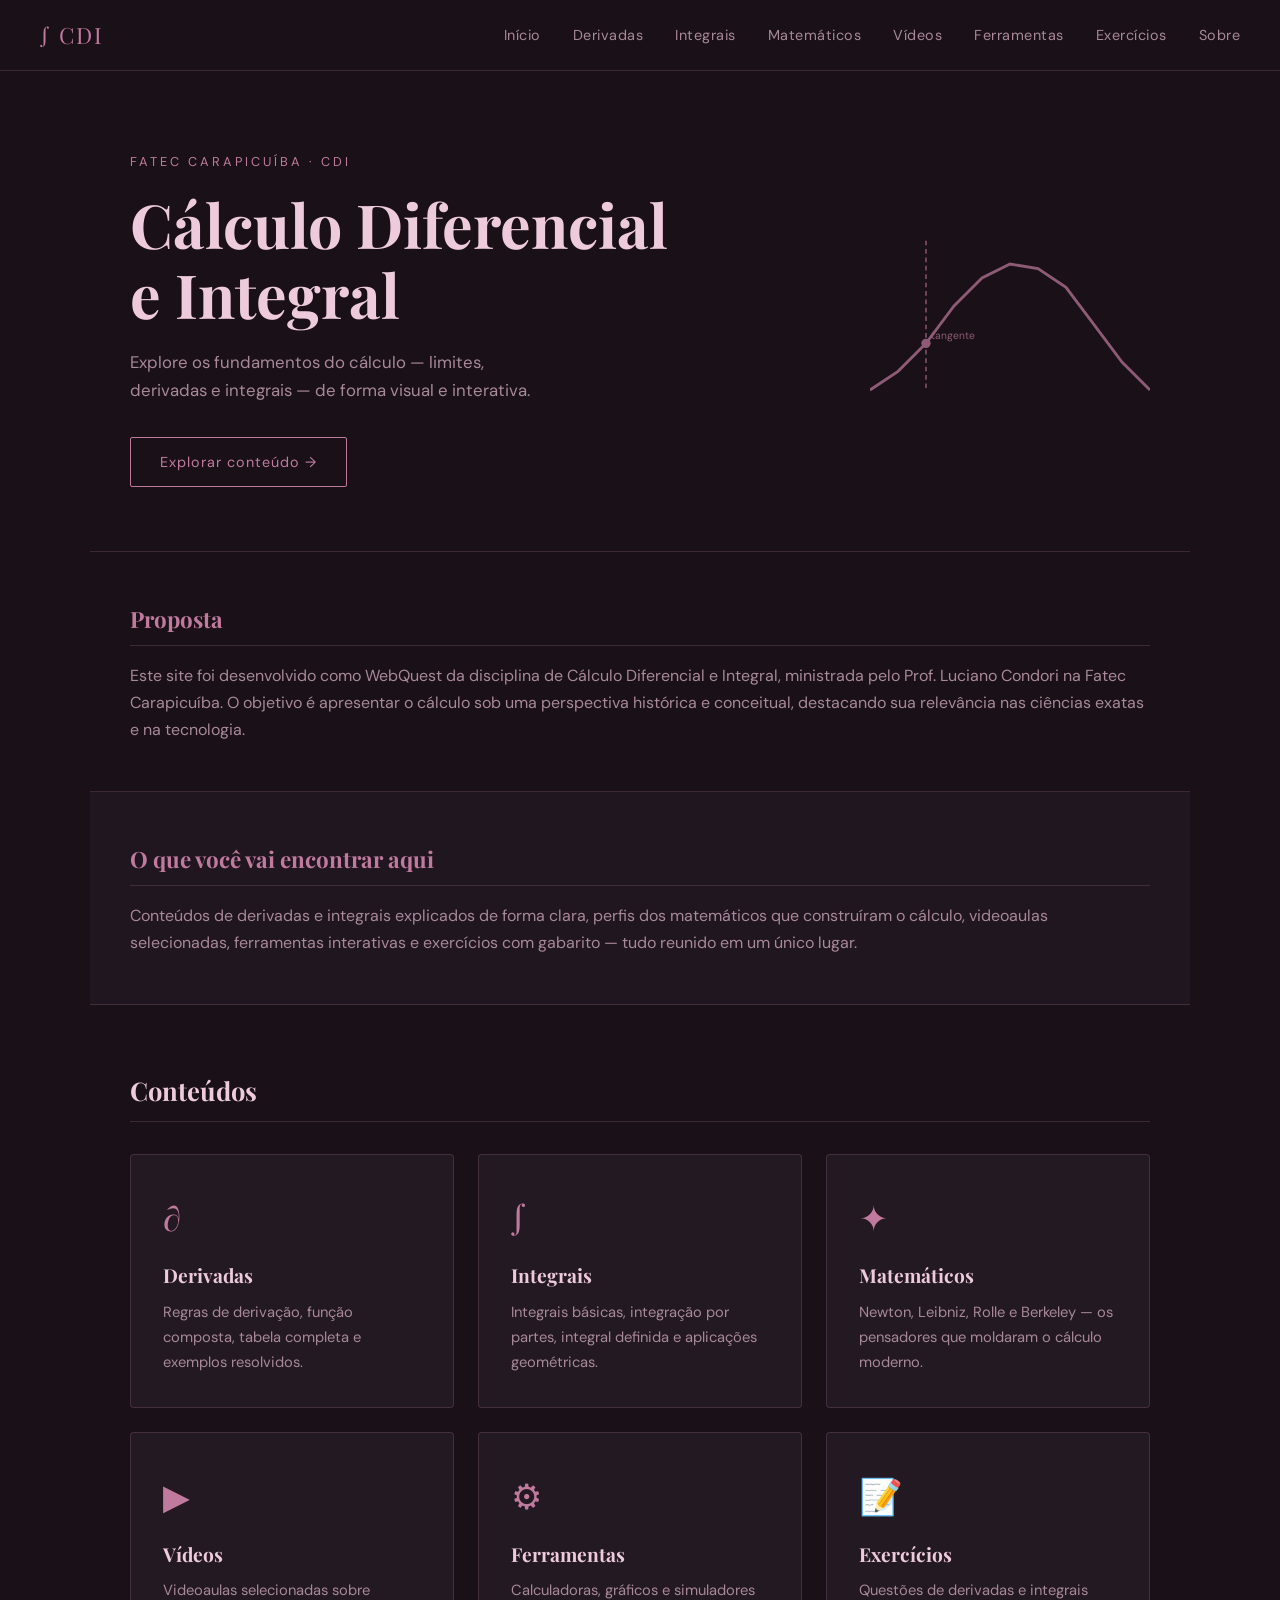
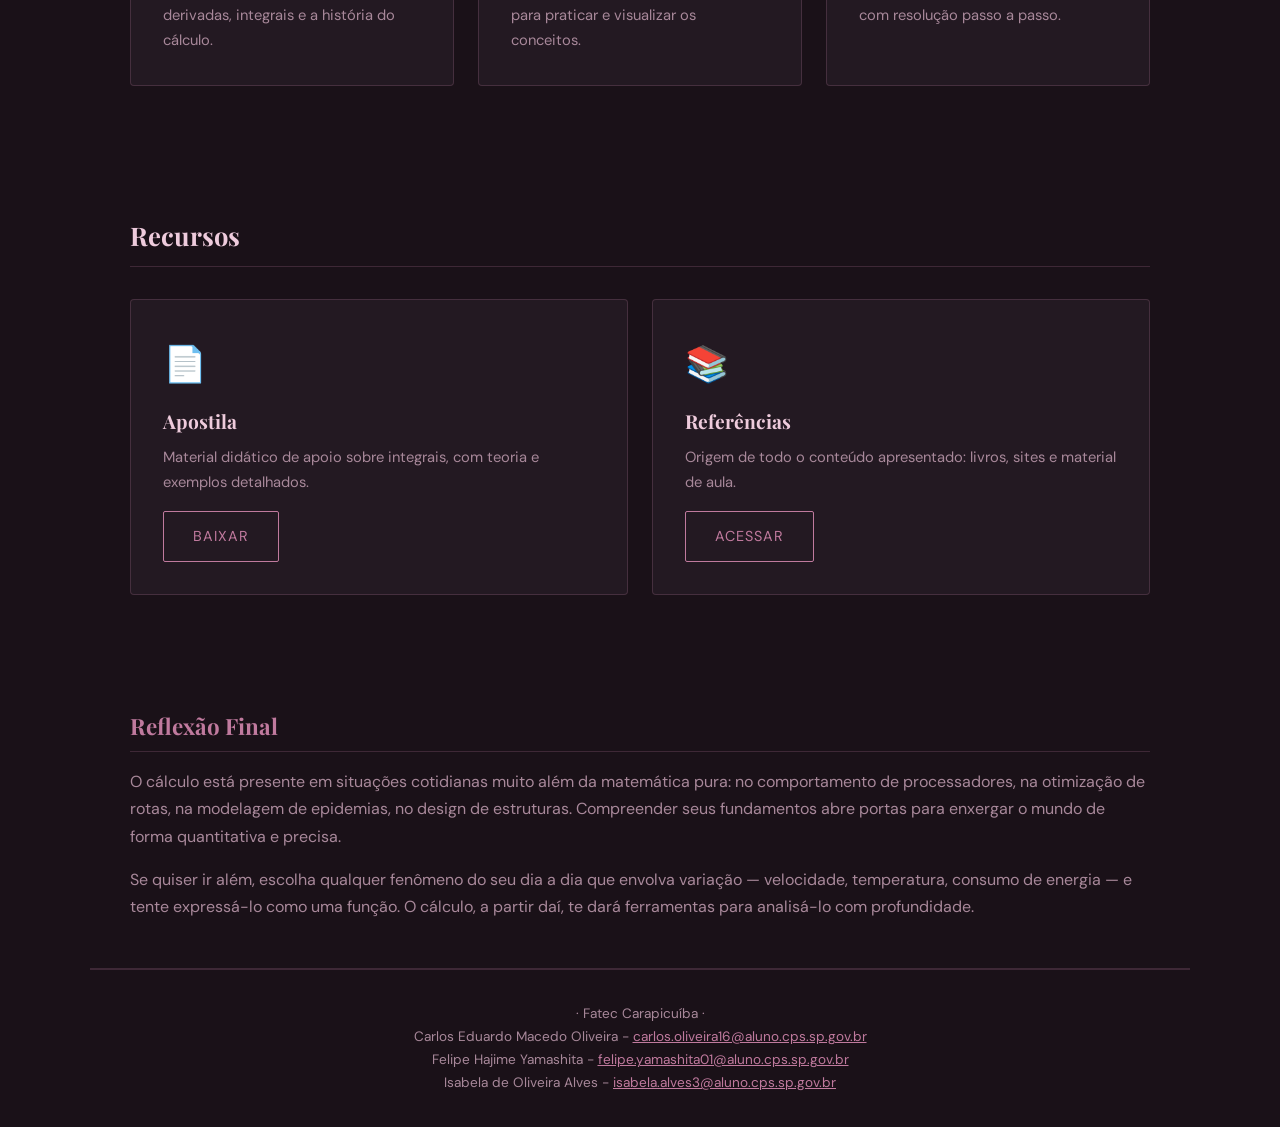
<file: index.html>
<!DOCTYPE html>
<html lang="pt-BR">
<head>
  <meta charset="UTF-8" />
  <meta name="viewport" content="width=device-width, initial-scale=1.0"/>
  <title>Cálculo Diferencial e Integral – Isabela | Carlos | Felipe</title>
  <link rel="stylesheet" href="style.css" />
  <link href="https://fonts.googleapis.com/css2?family=Playfair+Display:wght@400;700&family=DM+Sans:wght@300;400;500&display=swap" rel="stylesheet"/>
</head>
<body>

<nav class="navbar">
  <div class="nav-logo">∫ CDI</div>
  <button class="nav-toggle" aria-label="Menu" onclick="
    this.nextElementSibling.classList.toggle('open');
    this.textContent = this.nextElementSibling.classList.contains('open') ? '✕' : '☰';
  ">☰</button>
  <ul class="nav-links">
    <li><a href="index.html">Início</a></li>
    <li><a href="derivadas.html">Derivadas</a></li>
    <li><a href="integrais.html">Integrais</a></li>
    <li><a href="matematicos.html">Matemáticos</a></li>
    <li><a href="videos.html">Vídeos</a></li>
    <li><a href="ferramentas.html">Ferramentas</a></li>
    <li><a href="exercicios.html">Exercícios</a></li>
    <li><a href="sobre.html">Sobre</a></li>
  </ul>
</nav>

  <header class="hero">
    <div class="hero-content">
      <p class="hero-tag">Fatec Carapicuíba · CDI</p>
      <h1>Cálculo Diferencial<br/>e Integral</h1>
      <p class="hero-sub">Explore os fundamentos do cálculo — limites, derivadas e integrais — de forma visual e interativa.</p>
      <a href="derivadas.html" class="btn">Explorar conteúdo →</a>
    </div>
    <div class="hero-visual">
      <svg viewBox="0 0 300 200" xmlns="http://www.w3.org/2000/svg">
        <polyline points="0,180 30,160 60,130 90,90 120,60 150,45 180,50 210,70 240,110 270,150 300,180"
          fill="none" stroke="#c07a9e" stroke-width="3"/>
        <line x1="60" y1="20" x2="60" y2="180" stroke="#c07a9e" stroke-width="1.5" stroke-dasharray="5,4"/>
        <circle cx="60" cy="130" r="5" fill="#c07a9e"/>
        <text x="65" y="125" fill="#c07a9e" font-size="11" font-family="DM Sans">tangente</text>
      </svg>
    </div>
  </header>

  <section class="info-section">
    <h2>Proposta</h2>
    <p>Este site foi desenvolvido como WebQuest da disciplina de Cálculo Diferencial e Integral, ministrada pelo Prof. Luciano Condori na Fatec Carapicuíba. O objetivo é apresentar o cálculo sob uma perspectiva histórica e conceitual, destacando sua relevância nas ciências exatas e na tecnologia.</p>
  </section>

  <section class="info-section alt">
    <h2>O que você vai encontrar aqui</h2>
    <p>Conteúdos de derivadas e integrais explicados de forma clara, perfis dos matemáticos que construíram o cálculo, videoaulas selecionadas, ferramentas interativas e exercícios com gabarito — tudo reunido em um único lugar.</p>
  </section>

  <section class="cards-section">
    <h2>Conteúdos</h2>
    <div class="cards">
      <a href="derivadas.html" class="card">
        <span class="card-icon">∂</span>
        <h3>Derivadas</h3>
        <p>Regras de derivação, função composta, tabela completa e exemplos resolvidos.</p>
      </a>
      <a href="integrais.html" class="card">
        <span class="card-icon">∫</span>
        <h3>Integrais</h3>
        <p>Integrais básicas, integração por partes, integral definida e aplicações geométricas.</p>
      </a>
      <a href="matematicos.html" class="card">
        <span class="card-icon">✦</span>
        <h3>Matemáticos</h3>
        <p>Newton, Leibniz, Rolle e Berkeley — os pensadores que moldaram o cálculo moderno.</p>
      </a>
      <a href="videos.html" class="card">
        <span class="card-icon">▶</span>
        <h3>Vídeos</h3>
        <p>Videoaulas selecionadas sobre derivadas, integrais e a história do cálculo.</p>
      </a>
      <a href="ferramentas.html" class="card">
        <span class="card-icon">⚙</span>
        <h3>Ferramentas</h3>
        <p>Calculadoras, gráficos e simuladores para praticar e visualizar os conceitos.</p>
      </a>
      <a href="exercicios.html" class="card">
        <span class="card-icon">📝</span>
        <h3>Exercícios</h3>
        <p>Questões de derivadas e integrais com resolução passo a passo.</p>
      </a>
    </div>
  </section>

  <section class="cards-section">
    <h2>Recursos</h2>
    <div class="cards">
      <div class="card resource-card">
        <span class="card-icon">📄</span>
        <h3>Apostila</h3>
        <p>Material didático de apoio sobre integrais, com teoria e exemplos detalhados.</p>
        <a href="https://dee.ufs.br/uploads/page_attach/path/2261/INTEGRAIS_-_Material_Did_tico_de_Apoio__2_.pdf" target="_blank" class="btn" style="margin-top:1rem; display:inline-block;">BAIXAR</a>
      </div>
      <div class="card resource-card">
        <span class="card-icon">📚</span>
        <h3>Referências</h3>
        <p>Origem de todo o conteúdo apresentado: livros, sites e material de aula.</p>
        <a href="sobre.html#referencias" class="btn" style="margin-top:1rem; display:inline-block;">ACESSAR</a>
      </div>
    </div>
  </section>

  <section class="info-section">
    <h2>Reflexão Final</h2>
    <p>O cálculo está presente em situações cotidianas muito além da matemática pura: no comportamento de processadores, na otimização de rotas, na modelagem de epidemias, no design de estruturas. Compreender seus fundamentos abre portas para enxergar o mundo de forma quantitativa e precisa.</p>
    <p style="margin-top:1rem;">Se quiser ir além, escolha qualquer fenômeno do seu dia a dia que envolva variação — velocidade, temperatura, consumo de energia — e tente expressá-lo como uma função. O cálculo, a partir daí, te dará ferramentas para analisá-lo com profundidade.</p>
  </section>


  <footer>
    <p>· Fatec Carapicuíba · </p>
    <p>Carlos Eduardo Macedo Oliveira - <a href="mailto:carlos.oliveira16@aluno.cps.sp.gov.br">carlos.oliveira16@aluno.cps.sp.gov.br</a></p>
    <p>Felipe Hajime Yamashita - <a href="mailto:felipe.yamashita01@aluno.cps.sp.gov.br">felipe.yamashita01@aluno.cps.sp.gov.br</a></p>
    <p>Isabela de Oliveira Alves - <a href="mailto:isabela.alves3@aluno.cps.sp.gov.br">isabela.alves3@aluno.cps.sp.gov.br</a></p>
  </footer>


</body>
</html>
</file>
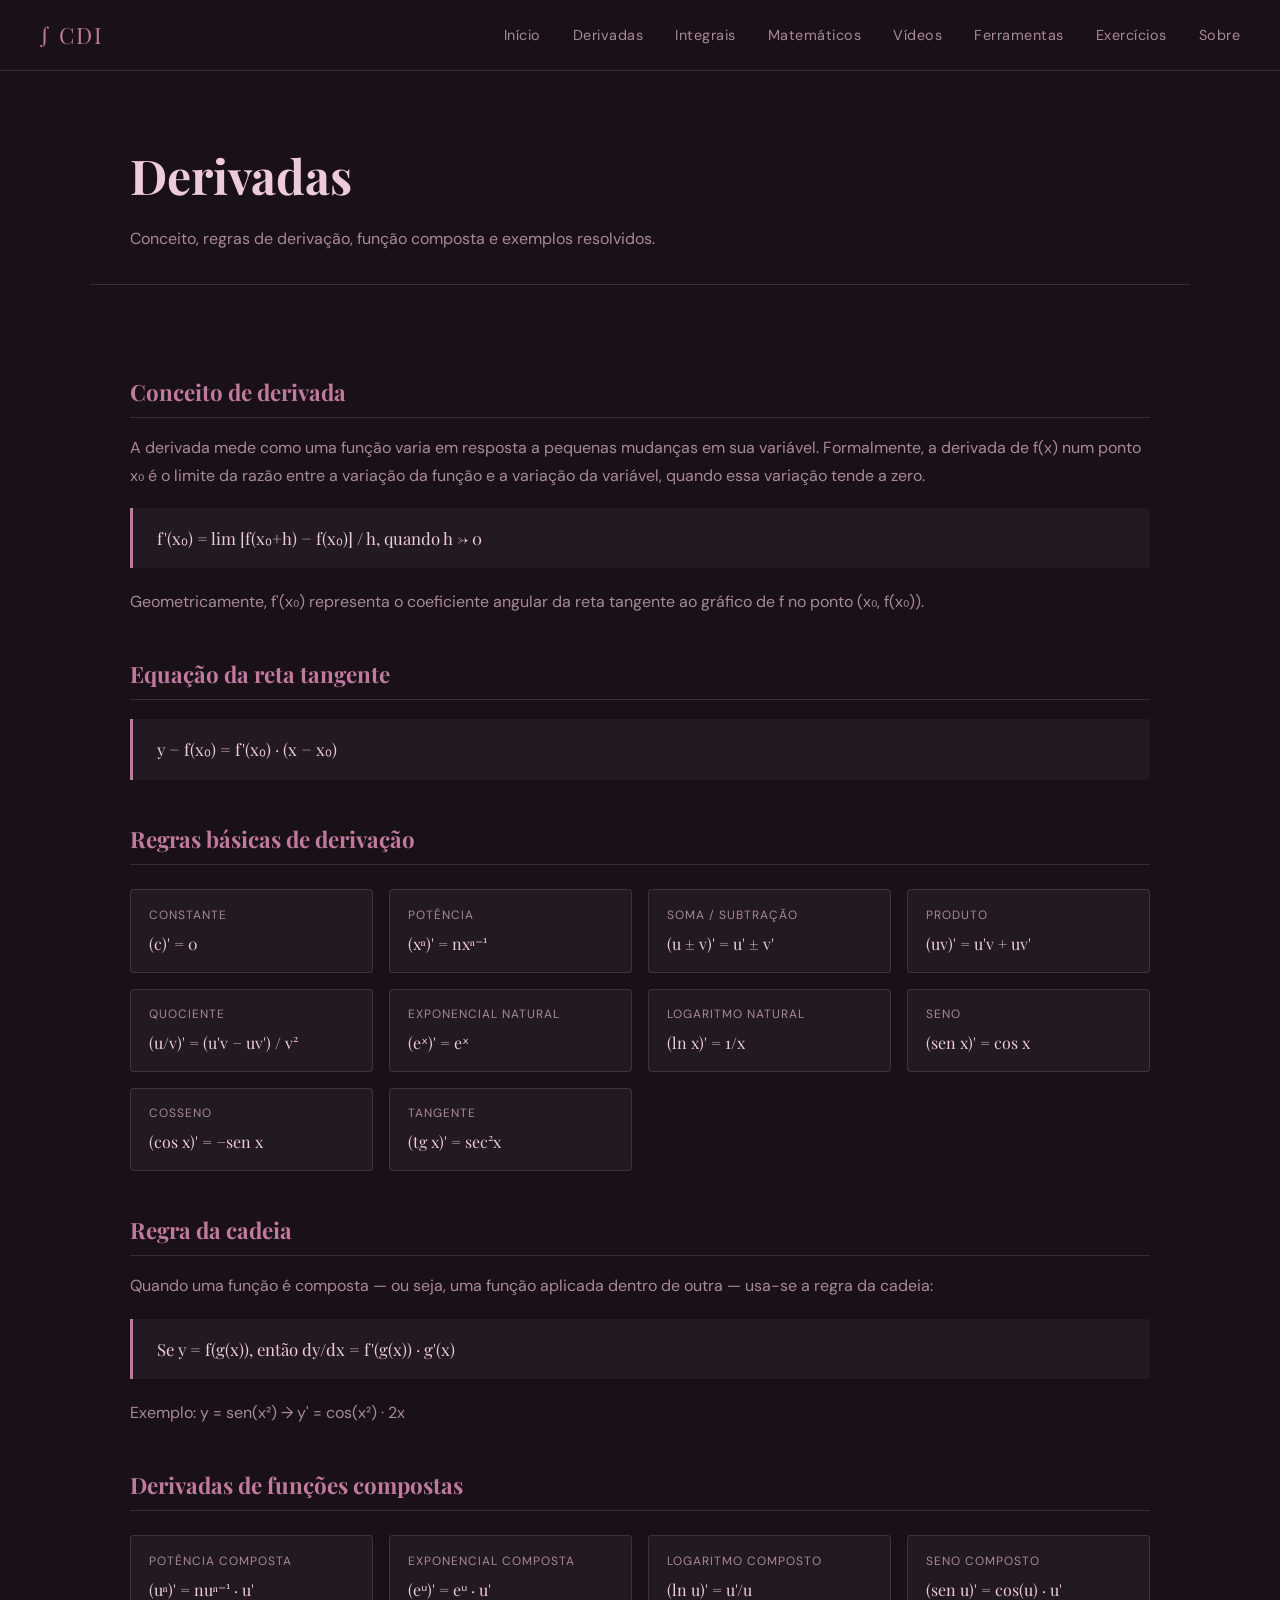
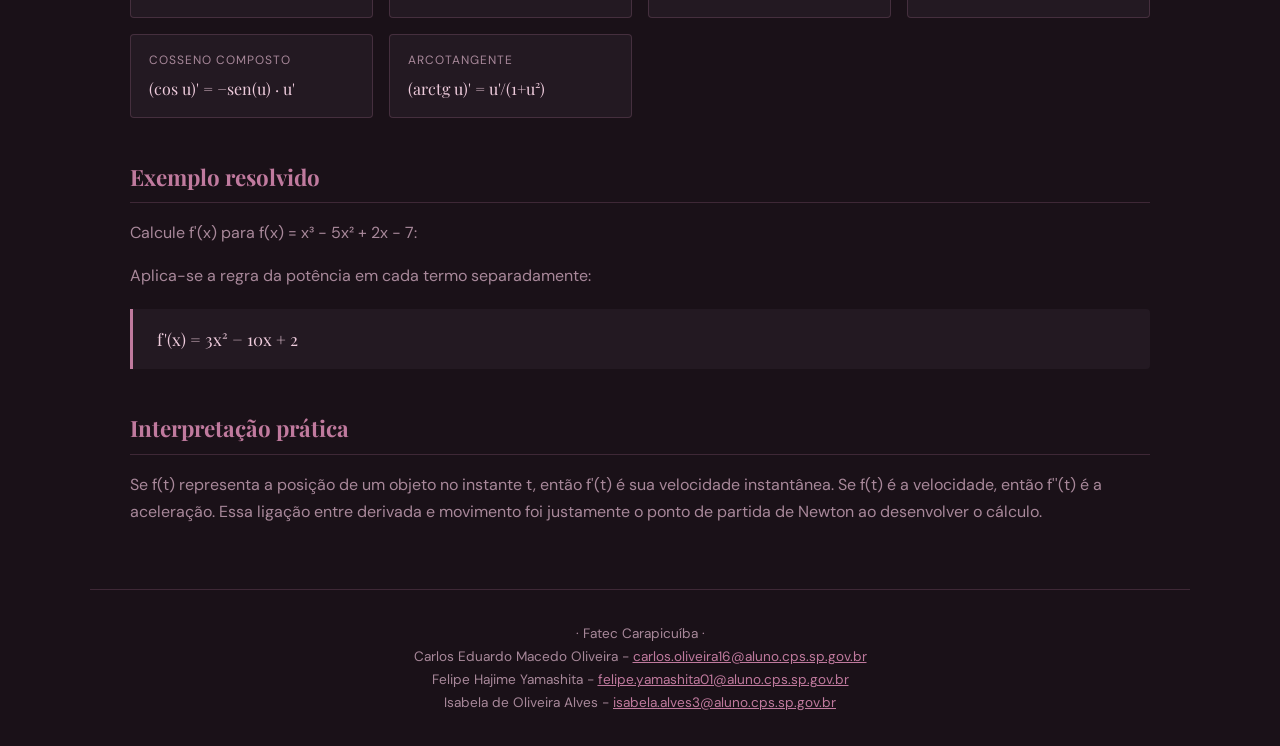
<file: derivadas.html>
<!DOCTYPE html>
<html lang="pt-BR">
<head>
  <meta charset="UTF-8"/>
  <meta name="viewport" content="width=device-width, initial-scale=1.0"/>
  <title>Derivadas – CDI</title>
  <link rel="stylesheet" href="style.css"/>
  <link href="https://fonts.googleapis.com/css2?family=Playfair+Display:wght@400;700&family=DM+Sans:wght@300;400;500&display=swap" rel="stylesheet"/>
</head>
<body>

<nav class="navbar">
  <div class="nav-logo">∫ CDI</div>
  <button class="nav-toggle" aria-label="Menu" onclick="
    this.nextElementSibling.classList.toggle('open');
    this.textContent = this.nextElementSibling.classList.contains('open') ? '✕' : '☰';
  ">☰</button>
  <ul class="nav-links">
    <li><a href="index.html">Início</a></li>
    <li><a href="derivadas.html">Derivadas</a></li>
    <li><a href="integrais.html">Integrais</a></li>
    <li><a href="matematicos.html">Matemáticos</a></li>
    <li><a href="videos.html">Vídeos</a></li>
    <li><a href="ferramentas.html">Ferramentas</a></li>
    <li><a href="exercicios.html">Exercícios</a></li>
    <li><a href="sobre.html">Sobre</a></li>
  </ul>
</nav>

  <div class="page-header">
    <h1>Derivadas</h1>
    <p>Conceito, regras de derivação, função composta e exemplos resolvidos.</p>
  </div>

  <div class="content">

    <h2>Conceito de derivada</h2>
    <p>A derivada mede como uma função varia em resposta a pequenas mudanças em sua variável. Formalmente, a derivada de f(x) num ponto x₀ é o limite da razão entre a variação da função e a variação da variável, quando essa variação tende a zero.</p>
    <div class="formula-block">f'(x₀) = lim [f(x₀+h) − f(x₀)] / h, quando h → 0</div>
    <p>Geometricamente, f'(x₀) representa o coeficiente angular da reta tangente ao gráfico de f no ponto (x₀, f(x₀)).</p>

    <h2>Equação da reta tangente</h2>
    <div class="formula-block">y − f(x₀) = f'(x₀) · (x − x₀)</div>

    <h2>Regras básicas de derivação</h2>
    <div class="formula-grid">
      <div class="formula-item">
        <div class="label">Constante</div>
        <div class="formula">(c)' = 0</div>
      </div>
      <div class="formula-item">
        <div class="label">Potência</div>
        <div class="formula">(xⁿ)' = nxⁿ⁻¹</div>
      </div>
      <div class="formula-item">
        <div class="label">Soma / Subtração</div>
        <div class="formula">(u ± v)' = u' ± v'</div>
      </div>
      <div class="formula-item">
        <div class="label">Produto</div>
        <div class="formula">(uv)' = u'v + uv'</div>
      </div>
      <div class="formula-item">
        <div class="label">Quociente</div>
        <div class="formula">(u/v)' = (u'v − uv') / v²</div>
      </div>
      <div class="formula-item">
        <div class="label">Exponencial natural</div>
        <div class="formula">(eˣ)' = eˣ</div>
      </div>
      <div class="formula-item">
        <div class="label">Logaritmo natural</div>
        <div class="formula">(ln x)' = 1/x</div>
      </div>
      <div class="formula-item">
        <div class="label">Seno</div>
        <div class="formula">(sen x)' = cos x</div>
      </div>
      <div class="formula-item">
        <div class="label">Cosseno</div>
        <div class="formula">(cos x)' = −sen x</div>
      </div>
      <div class="formula-item">
        <div class="label">Tangente</div>
        <div class="formula">(tg x)' = sec²x</div>
      </div>
    </div>

    <h2>Regra da cadeia</h2>
    <p>Quando uma função é composta — ou seja, uma função aplicada dentro de outra — usa-se a regra da cadeia:</p>
    <div class="formula-block">Se y = f(g(x)), então dy/dx = f'(g(x)) · g'(x)</div>
    <p>Exemplo: y = sen(x²) → y' = cos(x²) · 2x</p>

    <h2>Derivadas de funções compostas</h2>
    <div class="formula-grid">
      <div class="formula-item">
        <div class="label">Potência composta</div>
        <div class="formula">(uⁿ)' = nuⁿ⁻¹ · u'</div>
      </div>
      <div class="formula-item">
        <div class="label">Exponencial composta</div>
        <div class="formula">(eᵘ)' = eᵘ · u'</div>
      </div>
      <div class="formula-item">
        <div class="label">Logaritmo composto</div>
        <div class="formula">(ln u)' = u'/u</div>
      </div>
      <div class="formula-item">
        <div class="label">Seno composto</div>
        <div class="formula">(sen u)' = cos(u) · u'</div>
      </div>
      <div class="formula-item">
        <div class="label">Cosseno composto</div>
        <div class="formula">(cos u)' = −sen(u) · u'</div>
      </div>
      <div class="formula-item">
        <div class="label">Arcotangente</div>
        <div class="formula">(arctg u)' = u'/(1+u²)</div>
      </div>
    </div>

    <h2>Exemplo resolvido</h2>
    <p>Calcule f'(x) para f(x) = x³ − 5x² + 2x − 7:</p>
    <p style="color: var(--muted);">Aplica-se a regra da potência em cada termo separadamente:</p>
    <div class="formula-block">f'(x) = 3x² − 10x + 2</div>

    <h2>Interpretação prática</h2>
    <p>Se f(t) representa a posição de um objeto no instante t, então f'(t) é sua velocidade instantânea. Se f(t) é a velocidade, então f''(t) é a aceleração. Essa ligação entre derivada e movimento foi justamente o ponto de partida de Newton ao desenvolver o cálculo.</p>

  </div>


  <footer>
    <p>· Fatec Carapicuíba · </p>
    <p>Carlos Eduardo Macedo Oliveira - <a href="mailto:carlos.oliveira16@aluno.cps.sp.gov.br">carlos.oliveira16@aluno.cps.sp.gov.br</a></p>
    <p>Felipe Hajime Yamashita - <a href="mailto:felipe.yamashita01@aluno.cps.sp.gov.br">felipe.yamashita01@aluno.cps.sp.gov.br</a></p>
    <p>Isabela de Oliveira Alves - <a href="mailto:isabela.alves3@aluno.cps.sp.gov.br">isabela.alves3@aluno.cps.sp.gov.br</a></p>
  </footer>

</body>
</html>
</file>
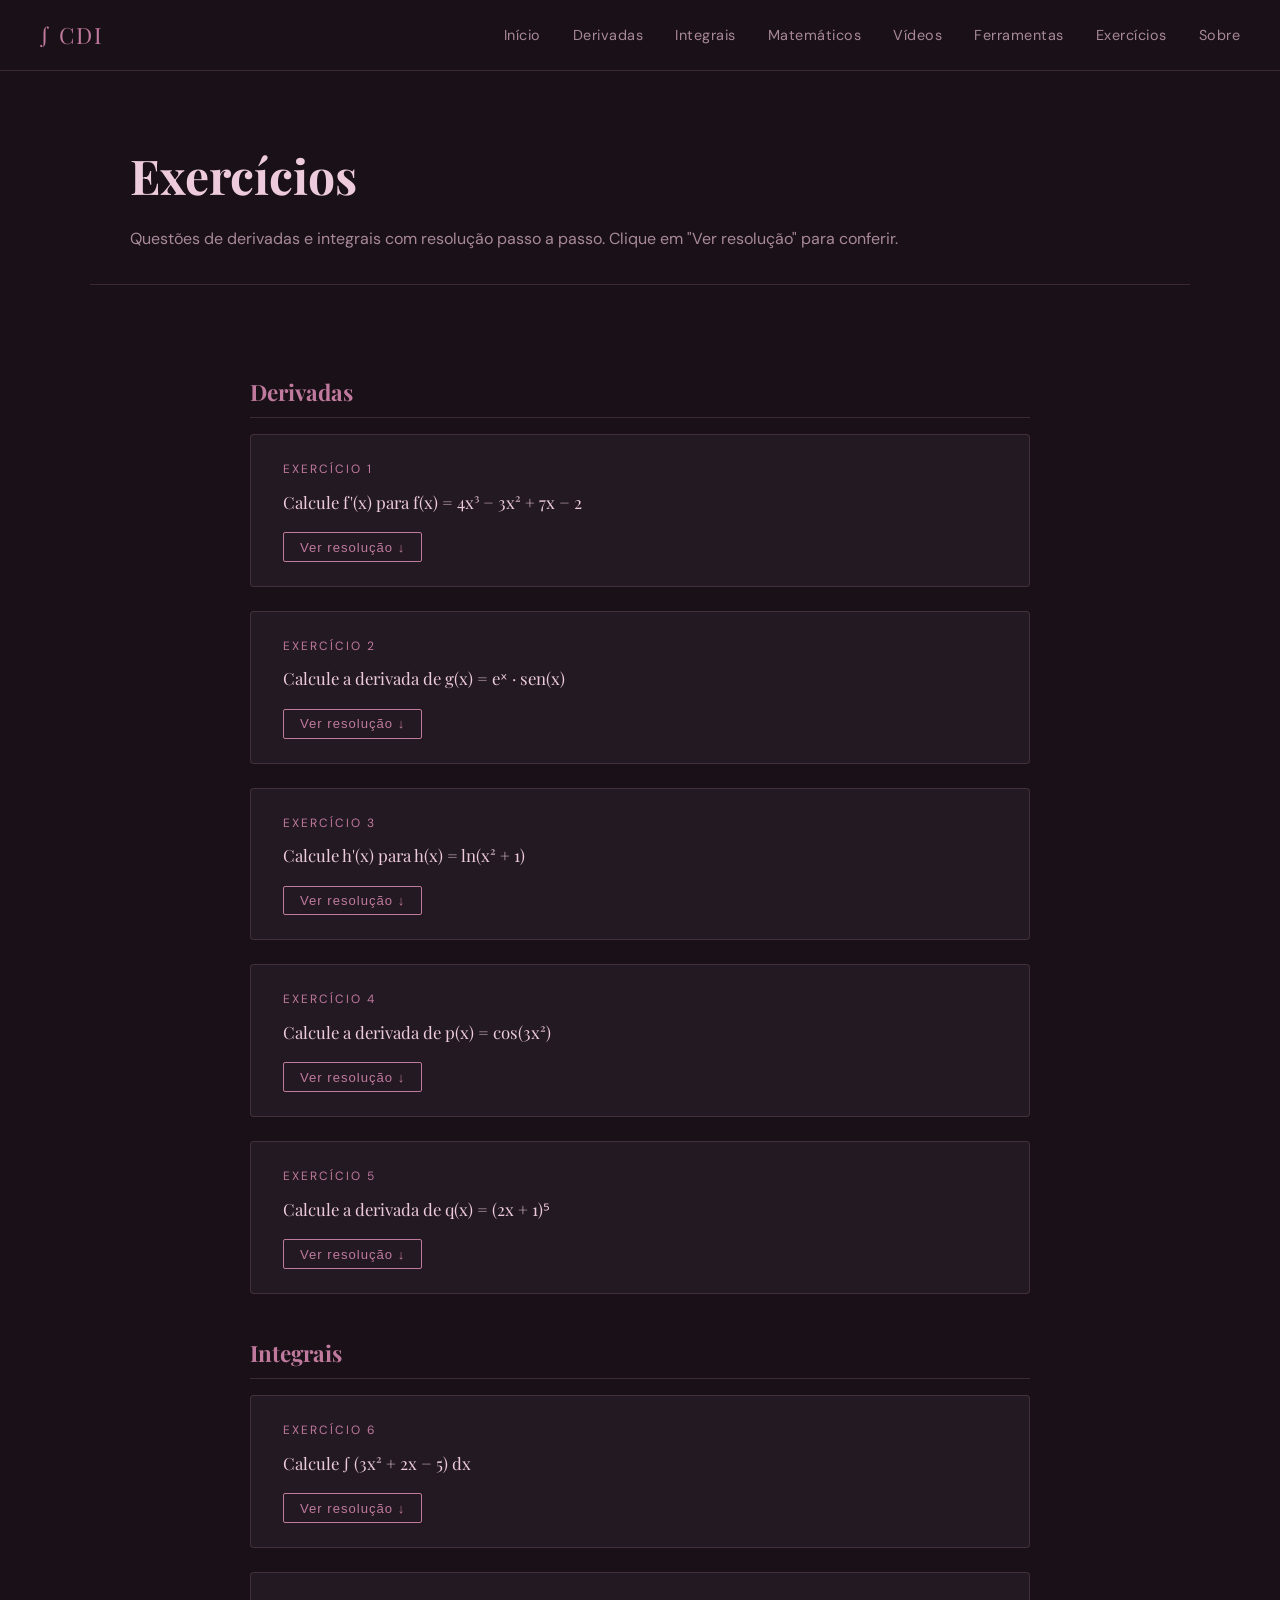
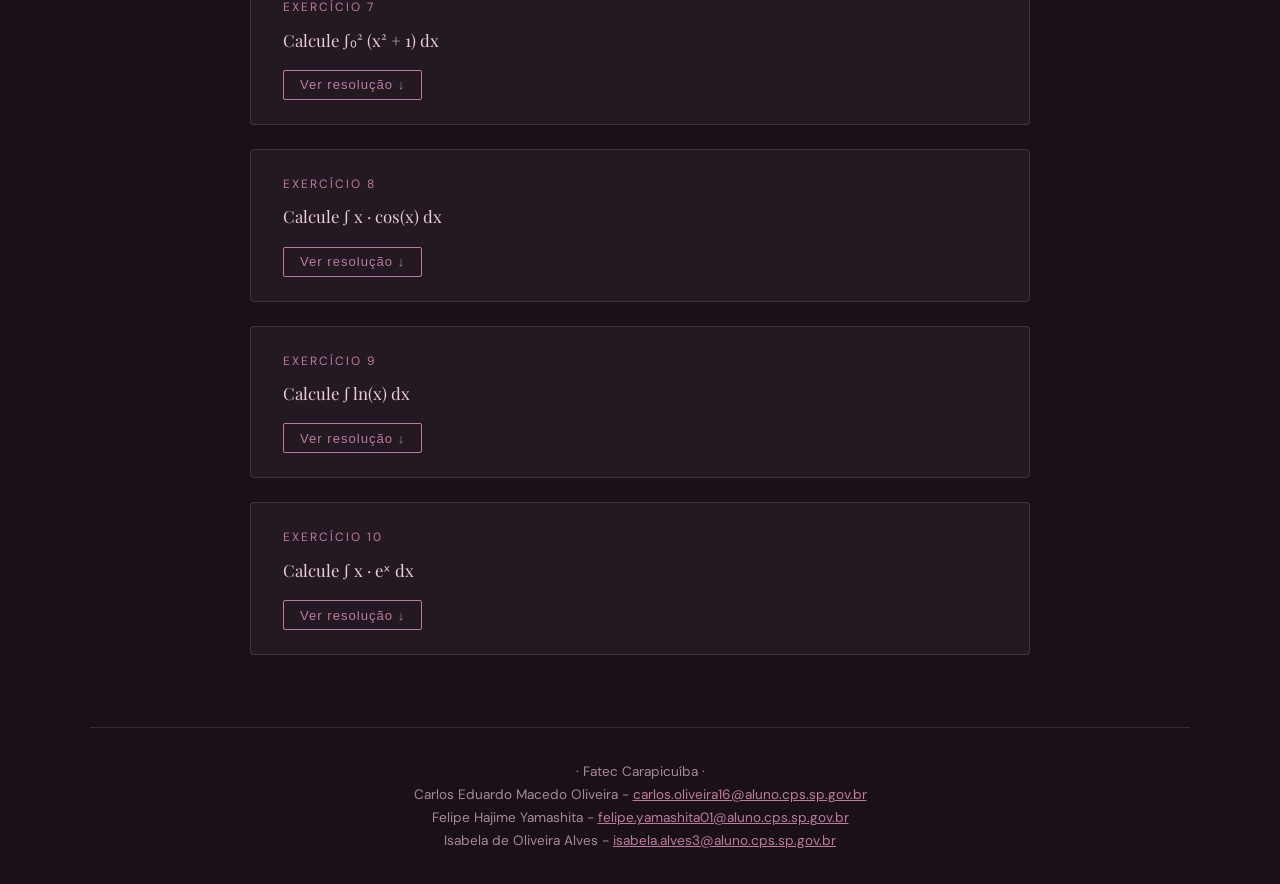
<file: exercicios.html>
<!DOCTYPE html>
<html lang="pt-BR">
<head>
  <meta charset="UTF-8"/>
  <meta name="viewport" content="width=device-width, initial-scale=1.0"/>
  <title>Exercícios – CDI</title>
  <link rel="stylesheet" href="style.css"/>
  <link href="https://fonts.googleapis.com/css2?family=Playfair+Display:wght@400;700&family=DM+Sans:wght@300;400;500&display=swap" rel="stylesheet"/>
  <style>
    .ex-block {
      background: var(--card-bg);
      border: 1px solid var(--border);
      border-radius: 4px;
      padding: 1.5rem 2rem;
      margin-bottom: 1.5rem;
    }
    .ex-block .ex-num {
      font-size: 0.75rem;
      text-transform: uppercase;
      letter-spacing: 2px;
      color: var(--gold);
      margin-bottom: 0.5rem;
    }
    .ex-block .ex-question {
      font-family: 'Playfair Display', serif;
      color: var(--gold-light);
      font-size: 1.05rem;
      margin-bottom: 1rem;
    }
    .toggle-btn {
      background: none;
      border: 1px solid var(--gold);
      color: var(--gold);
      padding: 0.4rem 1rem;
      border-radius: 2px;
      cursor: pointer;
      font-size: 0.82rem;
      letter-spacing: 1px;
      transition: background 0.2s, color 0.2s;
    }
    .toggle-btn:hover { background: var(--gold); color: var(--bg); }
    .ex-answer {
      display: none;
      margin-top: 1rem;
      border-top: 1px solid var(--border);
      padding-top: 1rem;
    }
    .ex-answer.open { display: block; }
    .ex-answer .step {
      color: var(--muted);
      font-size: 0.93rem;
      margin-bottom: 0.4rem;
    }
    .ex-answer .result {
      background: var(--bg);
      border-left: 3px solid var(--gold);
      padding: 0.7rem 1.2rem;
      margin-top: 0.8rem;
      font-family: 'Playfair Display', serif;
      color: var(--gold-light);
      font-size: 1rem;
      border-radius: 0 4px 4px 0;
    }
  </style>
</head>
<body>

<nav class="navbar">
  <div class="nav-logo">∫ CDI</div>
  <button class="nav-toggle" aria-label="Menu" onclick="
    this.nextElementSibling.classList.toggle('open');
    this.textContent = this.nextElementSibling.classList.contains('open') ? '✕' : '☰';
  ">☰</button>
  <ul class="nav-links">
    <li><a href="index.html">Início</a></li>
    <li><a href="derivadas.html">Derivadas</a></li>
    <li><a href="integrais.html">Integrais</a></li>
    <li><a href="matematicos.html">Matemáticos</a></li>
    <li><a href="videos.html">Vídeos</a></li>
    <li><a href="ferramentas.html">Ferramentas</a></li>
    <li><a href="exercicios.html">Exercícios</a></li>
    <li><a href="sobre.html">Sobre</a></li>
  </ul>
</nav>

  <div class="page-header">
    <h1>Exercícios</h1>
    <p>Questões de derivadas e integrais com resolução passo a passo. Clique em "Ver resolução" para conferir.</p>
  </div>

  <div class="content" style="max-width: 860px;">

    <!-- DERIVADAS -->
    <h2>Derivadas</h2>

    <div class="ex-block">
      <div class="ex-num">Exercício 1</div>
      <div class="ex-question">Calcule f'(x) para f(x) = 4x³ − 3x² + 7x − 2</div>
      <button class="toggle-btn" onclick="toggle(this)">Ver resolução ↓</button>
      <div class="ex-answer">
        <p class="step">Aplica-se a regra da potência termo a termo:</p>
        <p class="step">— Derivada de 4x³ = 3 · 4x² = 12x²</p>
        <p class="step">— Derivada de −3x² = 2 · (−3)x = −6x</p>
        <p class="step">— Derivada de 7x = 7</p>
        <p class="step">— Derivada de −2 (constante) = 0</p>
        <div class="result">f'(x) = 12x² − 6x + 7</div>
      </div>
    </div>

    <div class="ex-block">
      <div class="ex-num">Exercício 2</div>
      <div class="ex-question">Calcule a derivada de g(x) = eˣ · sen(x)</div>
      <button class="toggle-btn" onclick="toggle(this)">Ver resolução ↓</button>
      <div class="ex-answer">
        <p class="step">Usa-se a regra do produto: (uv)' = u'v + uv'</p>
        <p class="step">— u = eˣ → u' = eˣ</p>
        <p class="step">— v = sen(x) → v' = cos(x)</p>
        <div class="result">g'(x) = eˣ · sen(x) + eˣ · cos(x) = eˣ(sen x + cos x)</div>
      </div>
    </div>

    <div class="ex-block">
      <div class="ex-num">Exercício 3</div>
      <div class="ex-question">Calcule h'(x) para h(x) = ln(x² + 1)</div>
      <button class="toggle-btn" onclick="toggle(this)">Ver resolução ↓</button>
      <div class="ex-answer">
        <p class="step">Trata-se de uma função composta. Usa-se (ln u)' = u'/u</p>
        <p class="step">— u = x² + 1 → u' = 2x</p>
        <div class="result">h'(x) = 2x / (x² + 1)</div>
      </div>
    </div>

    <div class="ex-block">
      <div class="ex-num">Exercício 4</div>
      <div class="ex-question">Calcule a derivada de p(x) = cos(3x²)</div>
      <button class="toggle-btn" onclick="toggle(this)">Ver resolução ↓</button>
      <div class="ex-answer">
        <p class="step">Usa-se a regra da cadeia: (cos u)' = −sen(u) · u'</p>
        <p class="step">— u = 3x² → u' = 6x</p>
        <div class="result">p'(x) = −sen(3x²) · 6x = −6x · sen(3x²)</div>
      </div>
    </div>

    <div class="ex-block">
      <div class="ex-num">Exercício 5</div>
      <div class="ex-question">Calcule a derivada de q(x) = (2x + 1)⁵</div>
      <button class="toggle-btn" onclick="toggle(this)">Ver resolução ↓</button>
      <div class="ex-answer">
        <p class="step">Usa-se a regra da potência composta: (uⁿ)' = n·uⁿ⁻¹·u'</p>
        <p class="step">— u = 2x + 1 → u' = 2</p>
        <p class="step">— n = 5</p>
        <div class="result">q'(x) = 5(2x + 1)⁴ · 2 = 10(2x + 1)⁴</div>
      </div>
    </div>

    <!-- INTEGRAIS -->
    <h2>Integrais</h2>

    <div class="ex-block">
      <div class="ex-num">Exercício 6</div>
      <div class="ex-question">Calcule ∫ (3x² + 2x − 5) dx</div>
      <button class="toggle-btn" onclick="toggle(this)">Ver resolução ↓</button>
      <div class="ex-answer">
        <p class="step">Integra-se cada termo usando ∫ xⁿ dx = xⁿ⁺¹/(n+1) + C</p>
        <p class="step">— ∫ 3x² dx = x³</p>
        <p class="step">— ∫ 2x dx = x²</p>
        <p class="step">— ∫ −5 dx = −5x</p>
        <div class="result">∫ (3x² + 2x − 5) dx = x³ + x² − 5x + C</div>
      </div>
    </div>

    <div class="ex-block">
      <div class="ex-num">Exercício 7</div>
      <div class="ex-question">Calcule ∫₀² (x² + 1) dx</div>
      <button class="toggle-btn" onclick="toggle(this)">Ver resolução ↓</button>
      <div class="ex-answer">
        <p class="step">Passo 1 — encontrar a primitiva: F(x) = x³/3 + x</p>
        <p class="step">Passo 2 — aplicar o Teorema Fundamental: F(2) − F(0)</p>
        <p class="step">— F(2) = 8/3 + 2 = 14/3</p>
        <p class="step">— F(0) = 0</p>
        <div class="result">∫₀² (x² + 1) dx = 14/3 ≈ 4,67</div>
      </div>
    </div>

    <div class="ex-block">
      <div class="ex-num">Exercício 8</div>
      <div class="ex-question">Calcule ∫ x · cos(x) dx</div>
      <button class="toggle-btn" onclick="toggle(this)">Ver resolução ↓</button>
      <div class="ex-answer">
        <p class="step">Usa-se integração por partes: ∫ u dv = uv − ∫ v du</p>
        <p class="step">— u = x → du = dx</p>
        <p class="step">— dv = cos(x) dx → v = sen(x)</p>
        <p class="step">Substituindo: x·sen(x) − ∫ sen(x) dx</p>
        <p class="step">— ∫ sen(x) dx = −cos(x)</p>
        <div class="result">∫ x · cos(x) dx = x·sen(x) + cos(x) + C</div>
      </div>
    </div>

    <div class="ex-block">
      <div class="ex-num">Exercício 9</div>
      <div class="ex-question">Calcule ∫ ln(x) dx</div>
      <button class="toggle-btn" onclick="toggle(this)">Ver resolução ↓</button>
      <div class="ex-answer">
        <p class="step">Usa-se integração por partes. Embora pareça ter só um fator, reescrevemos como ln(x) · 1:</p>
        <p class="step">— u = ln(x) → du = 1/x dx</p>
        <p class="step">— dv = dx → v = x</p>
        <p class="step">Aplicando: x·ln(x) − ∫ x · (1/x) dx = x·ln(x) − ∫ 1 dx</p>
        <div class="result">∫ ln(x) dx = x·ln(x) − x + C</div>
      </div>
    </div>

    <div class="ex-block">
      <div class="ex-num">Exercício 10</div>
      <div class="ex-question">Calcule ∫ x · eˣ dx</div>
      <button class="toggle-btn" onclick="toggle(this)">Ver resolução ↓</button>
      <div class="ex-answer">
        <p class="step">Usa-se integração por partes:</p>
        <p class="step">— u = x → du = dx</p>
        <p class="step">— dv = eˣ dx → v = eˣ</p>
        <p class="step">Aplicando: x·eˣ − ∫ eˣ dx = x·eˣ − eˣ</p>
        <div class="result">∫ x · eˣ dx = eˣ(x − 1) + C</div>
      </div>
    </div>

  </div>


  <footer>
    <p>· Fatec Carapicuíba · </p>
    <p>Carlos Eduardo Macedo Oliveira - <a href="mailto:carlos.oliveira16@aluno.cps.sp.gov.br">carlos.oliveira16@aluno.cps.sp.gov.br</a></p>
    <p>Felipe Hajime Yamashita - <a href="mailto:felipe.yamashita01@aluno.cps.sp.gov.br">felipe.yamashita01@aluno.cps.sp.gov.br</a></p>
    <p>Isabela de Oliveira Alves - <a href="mailto:isabela.alves3@aluno.cps.sp.gov.br">isabela.alves3@aluno.cps.sp.gov.br</a></p>
  </footer>


  <script>
    function toggle(btn) {
      const answer = btn.nextElementSibling;
      const open = answer.classList.toggle('open');
      btn.textContent = open ? 'Ocultar resolução ↑' : 'Ver resolução ↓';
    }
  </script>

</body>
</html>
</file>
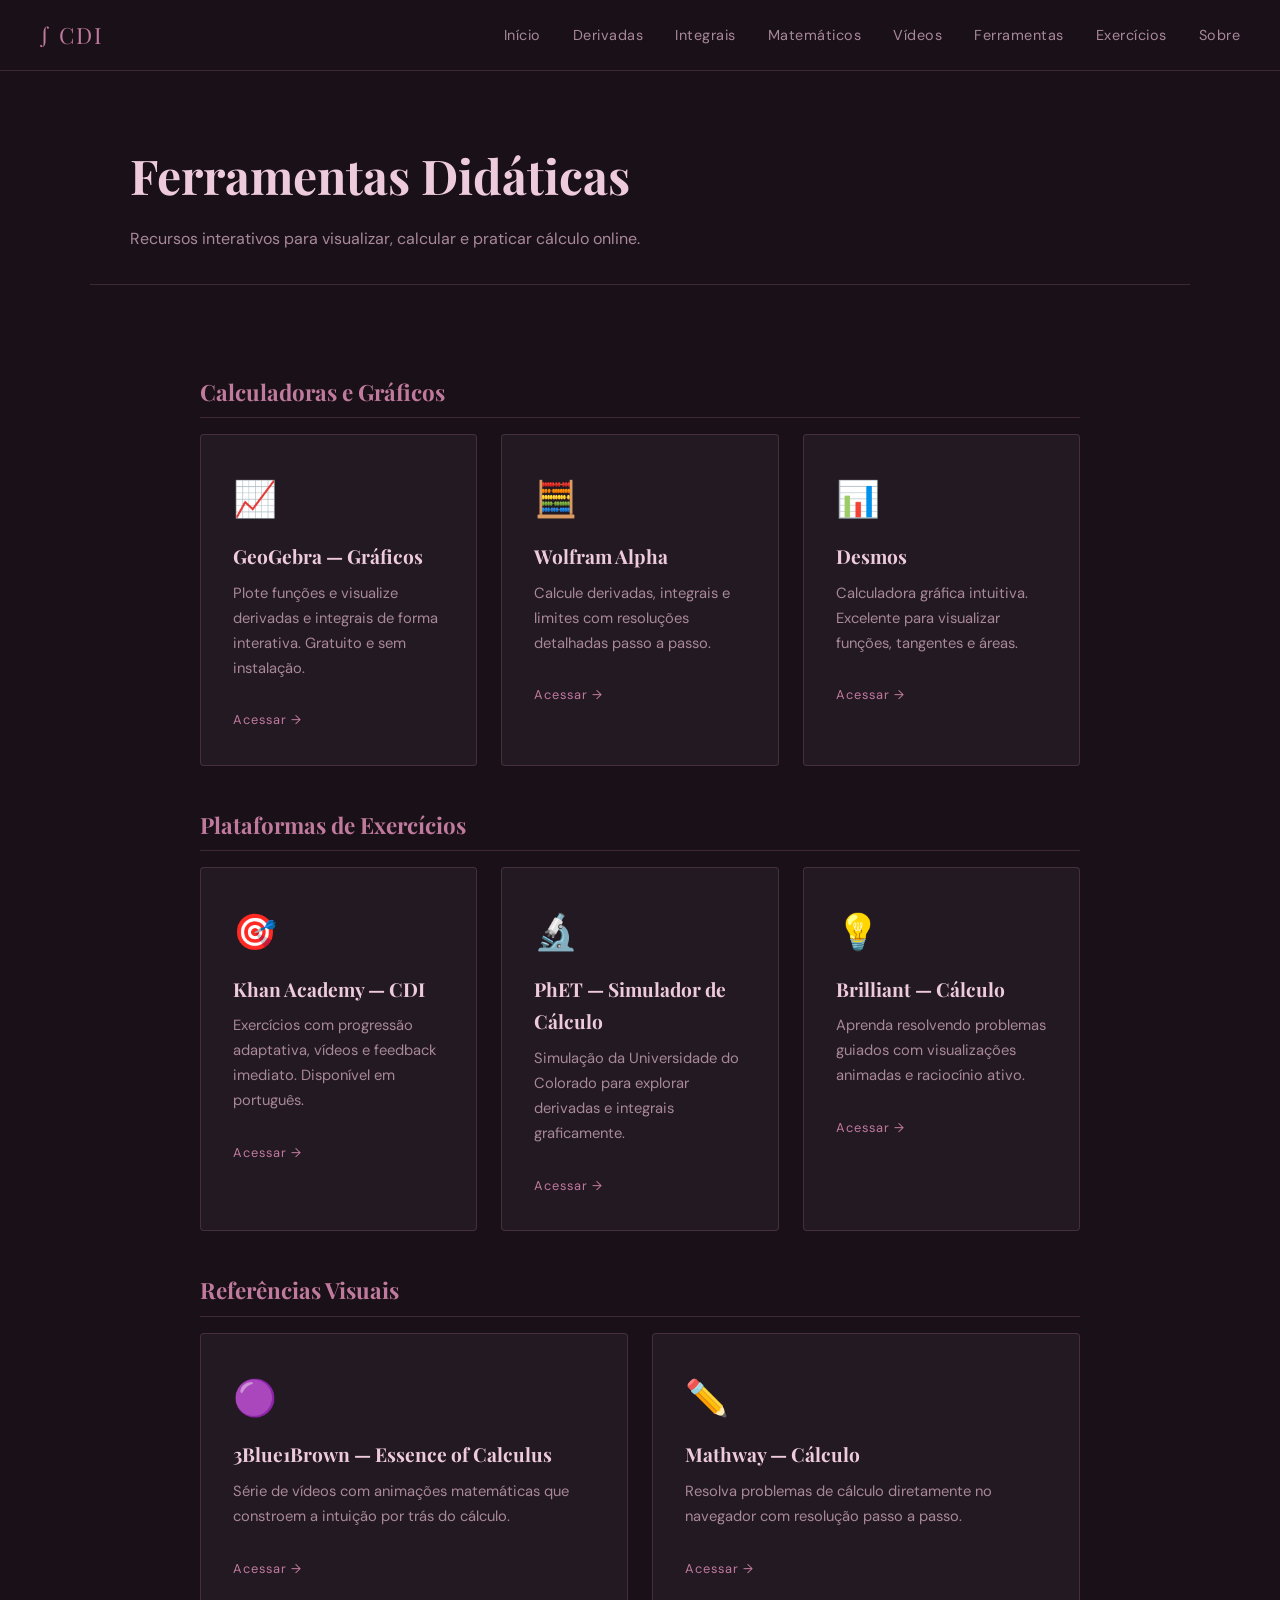
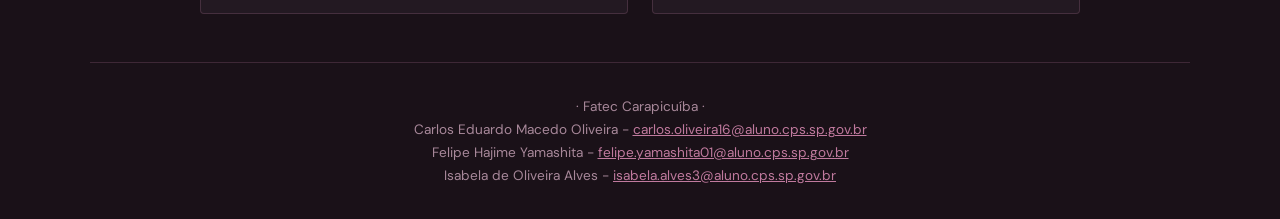
<file: ferramentas.html>
<!DOCTYPE html>
<html lang="pt-BR">
<head>
  <meta charset="UTF-8"/>
  <meta name="viewport" content="width=device-width, initial-scale=1.0"/>
  <title>Ferramentas – CDI</title>
  <link rel="stylesheet" href="style.css"/>
  <link href="https://fonts.googleapis.com/css2?family=Playfair+Display:wght@400;700&family=DM+Sans:wght@300;400;500&display=swap" rel="stylesheet"/>
</head>
<body>

<nav class="navbar">
  <div class="nav-logo">∫ CDI</div>
  <button class="nav-toggle" aria-label="Menu" onclick="
    this.nextElementSibling.classList.toggle('open');
    this.textContent = this.nextElementSibling.classList.contains('open') ? '✕' : '☰';
  ">☰</button>
  <ul class="nav-links">
    <li><a href="index.html">Início</a></li>
    <li><a href="derivadas.html">Derivadas</a></li>
    <li><a href="integrais.html">Integrais</a></li>
    <li><a href="matematicos.html">Matemáticos</a></li>
    <li><a href="videos.html">Vídeos</a></li>
    <li><a href="ferramentas.html">Ferramentas</a></li>
    <li><a href="exercicios.html">Exercícios</a></li>
    <li><a href="sobre.html">Sobre</a></li>
  </ul>
</nav>

  <div class="page-header">
    <h1>Ferramentas Didáticas</h1>
    <p>Recursos interativos para visualizar, calcular e praticar cálculo online.</p>
  </div>

  <div class="content" style="max-width: 960px;">

    <h2>Calculadoras e Gráficos</h2>
    <div class="cards" style="margin-bottom: 2rem;">
      <a href="https://www.geogebra.org/graphing" target="_blank" class="card">
        <span class="card-icon">📈</span>
        <h3>GeoGebra — Gráficos</h3>
        <p>Plote funções e visualize derivadas e integrais de forma interativa. Gratuito e sem instalação.</p>
        <span class="card-tag">Acessar →</span>
      </a>
      <a href="https://www.wolframalpha.com" target="_blank" class="card">
        <span class="card-icon">🧮</span>
        <h3>Wolfram Alpha</h3>
        <p>Calcule derivadas, integrais e limites com resoluções detalhadas passo a passo.</p>
        <span class="card-tag">Acessar →</span>
      </a>
      <a href="https://www.desmos.com/calculator" target="_blank" class="card">
        <span class="card-icon">📊</span>
        <h3>Desmos</h3>
        <p>Calculadora gráfica intuitiva. Excelente para visualizar funções, tangentes e áreas.</p>
        <span class="card-tag">Acessar →</span>
      </a>
    </div>

    <h2>Plataformas de Exercícios</h2>
    <div class="cards" style="margin-bottom: 2rem;">
      <a href="https://www.khanacademy.org/math/calculus-1" target="_blank" class="card">
        <span class="card-icon">🎯</span>
        <h3>Khan Academy — CDI</h3>
        <p>Exercícios com progressão adaptativa, vídeos e feedback imediato. Disponível em português.</p>
        <span class="card-tag">Acessar →</span>
      </a>
      <a href="https://phet.colorado.edu/pt_BR/simulations/calculus-grapher" target="_blank" class="card">
        <span class="card-icon">🔬</span>
        <h3>PhET — Simulador de Cálculo</h3>
        <p>Simulação da Universidade do Colorado para explorar derivadas e integrais graficamente.</p>
        <span class="card-tag">Acessar →</span>
      </a>
      <a href="https://brilliant.org/courses/calculus/" target="_blank" class="card">
        <span class="card-icon">💡</span>
        <h3>Brilliant — Cálculo</h3>
        <p>Aprenda resolvendo problemas guiados com visualizações animadas e raciocínio ativo.</p>
        <span class="card-tag">Acessar →</span>
      </a>
    </div>

    <h2>Referências Visuais</h2>
    <div class="cards">
      <a href="https://3blue1brown.com/topics/calculus" target="_blank" class="card">
        <span class="card-icon">🟣</span>
        <h3>3Blue1Brown — Essence of Calculus</h3>
        <p>Série de vídeos com animações matemáticas que constroem a intuição por trás do cálculo.</p>
        <span class="card-tag">Acessar →</span>
      </a>
      <a href="https://www.mathway.com/Calculus" target="_blank" class="card">
        <span class="card-icon">✏️</span>
        <h3>Mathway — Cálculo</h3>
        <p>Resolva problemas de cálculo diretamente no navegador com resolução passo a passo.</p>
        <span class="card-tag">Acessar →</span>
      </a>
    </div>

  </div>


  <footer>
    <p>· Fatec Carapicuíba · </p>
    <p>Carlos Eduardo Macedo Oliveira - <a href="mailto:carlos.oliveira16@aluno.cps.sp.gov.br">carlos.oliveira16@aluno.cps.sp.gov.br</a></p>
    <p>Felipe Hajime Yamashita - <a href="mailto:felipe.yamashita01@aluno.cps.sp.gov.br">felipe.yamashita01@aluno.cps.sp.gov.br</a></p>
    <p>Isabela de Oliveira Alves - <a href="mailto:isabela.alves3@aluno.cps.sp.gov.br">isabela.alves3@aluno.cps.sp.gov.br</a></p>
  </footer>


</body>
</html>
</file>
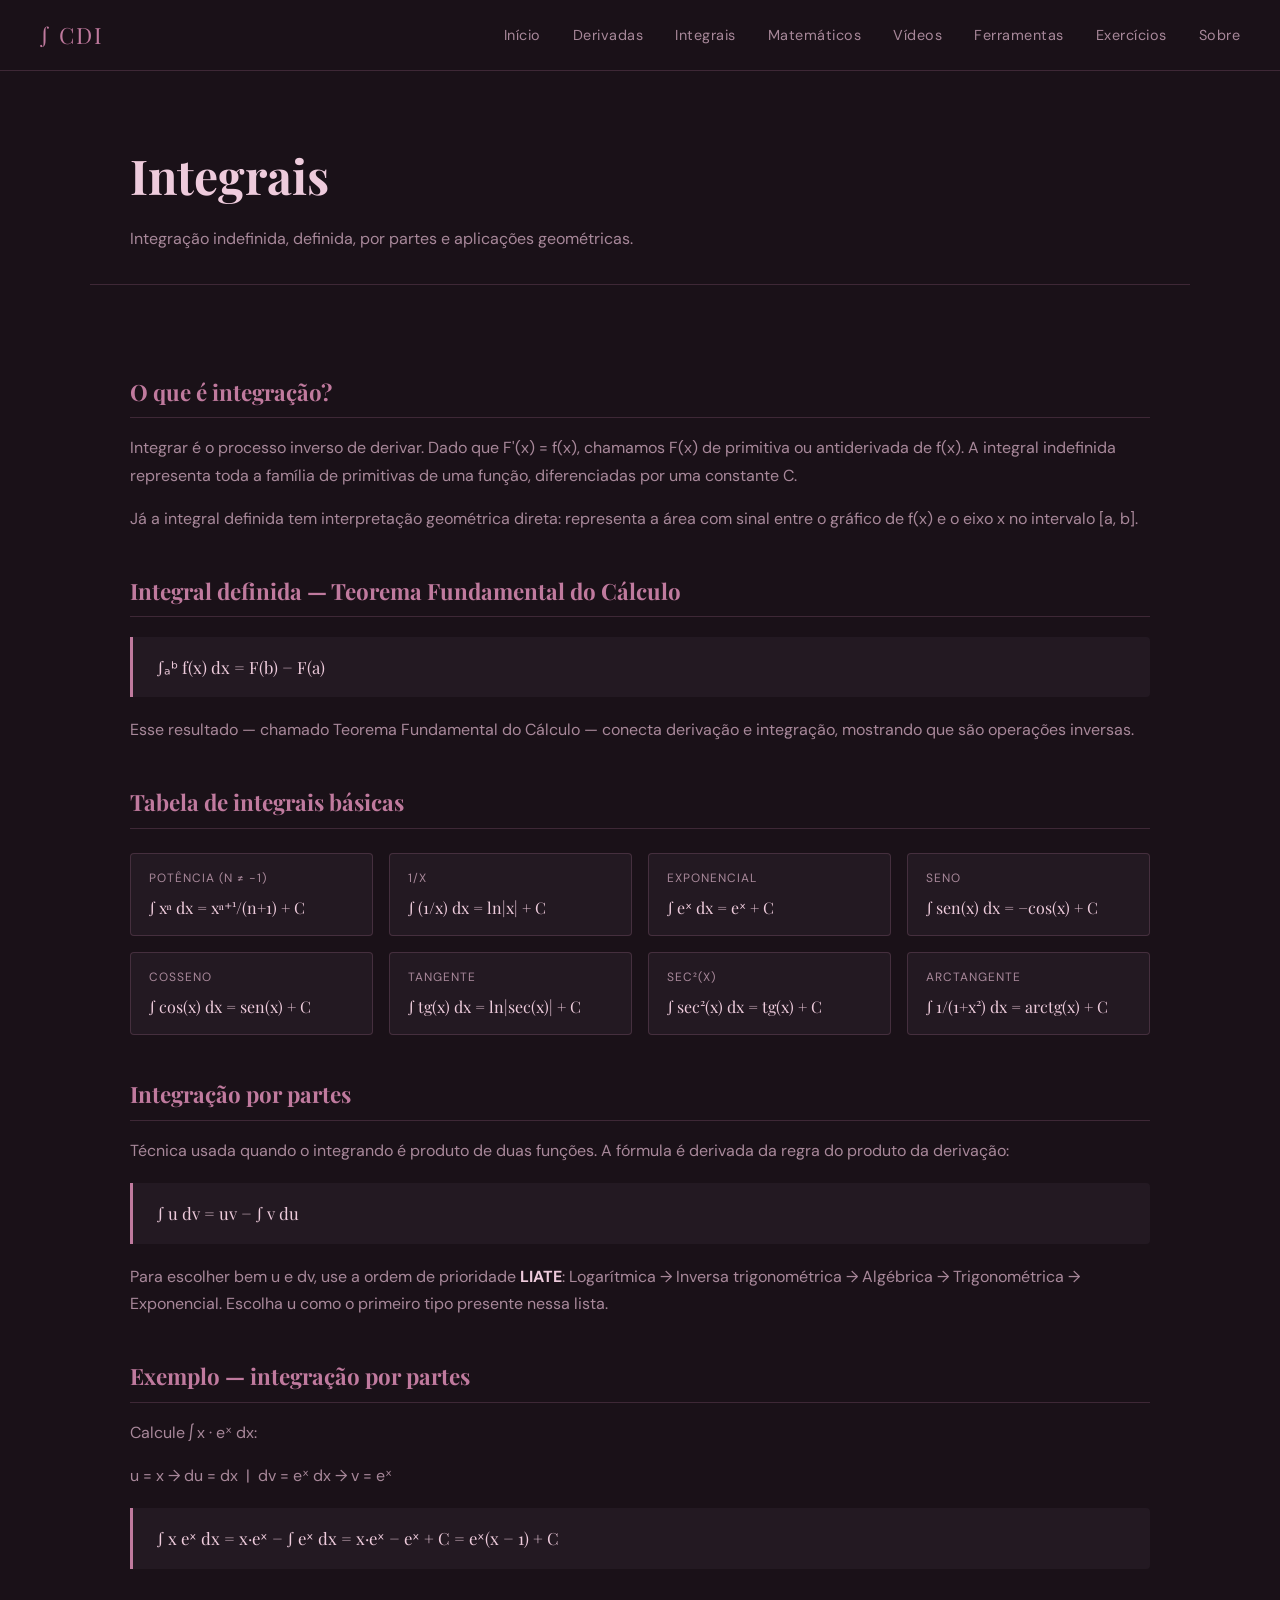
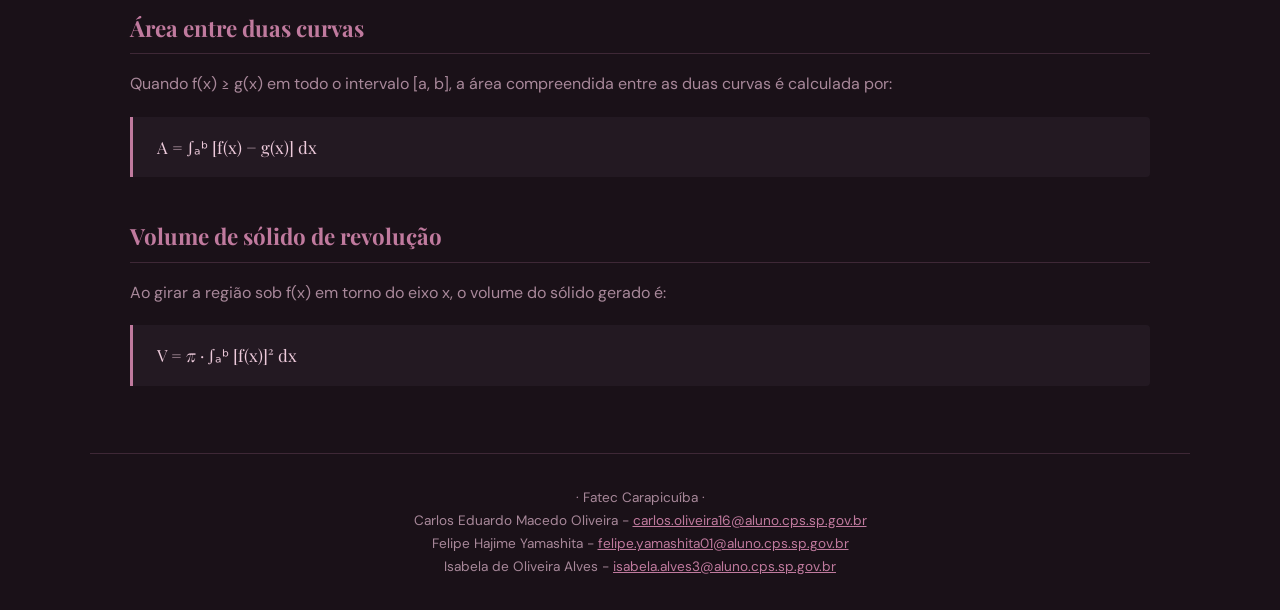
<file: integrais.html>
<!DOCTYPE html>
<html lang="pt-BR">
<head>
  <meta charset="UTF-8"/>
  <meta name="viewport" content="width=device-width, initial-scale=1.0"/>
  <title>Integrais – CDI</title>
  <link rel="stylesheet" href="style.css"/>
  <link href="https://fonts.googleapis.com/css2?family=Playfair+Display:wght@400;700&family=DM+Sans:wght@300;400;500&display=swap" rel="stylesheet"/>
</head>
<body>

<nav class="navbar">
  <div class="nav-logo">∫ CDI</div>
  <button class="nav-toggle" aria-label="Menu" onclick="
    this.nextElementSibling.classList.toggle('open');
    this.textContent = this.nextElementSibling.classList.contains('open') ? '✕' : '☰';
  ">☰</button>
  <ul class="nav-links">
    <li><a href="index.html">Início</a></li>
    <li><a href="derivadas.html">Derivadas</a></li>
    <li><a href="integrais.html">Integrais</a></li>
    <li><a href="matematicos.html">Matemáticos</a></li>
    <li><a href="videos.html">Vídeos</a></li>
    <li><a href="ferramentas.html">Ferramentas</a></li>
    <li><a href="exercicios.html">Exercícios</a></li>
    <li><a href="sobre.html">Sobre</a></li>
  </ul>
</nav>

  <div class="page-header">
    <h1>Integrais</h1>
    <p>Integração indefinida, definida, por partes e aplicações geométricas.</p>
  </div>

  <div class="content">

    <h2>O que é integração?</h2>
    <p>Integrar é o processo inverso de derivar. Dado que F'(x) = f(x), chamamos F(x) de primitiva ou antiderivada de f(x). A integral indefinida representa toda a família de primitivas de uma função, diferenciadas por uma constante C.</p>
    <p>Já a integral definida tem interpretação geométrica direta: representa a área com sinal entre o gráfico de f(x) e o eixo x no intervalo [a, b].</p>

    <h2>Integral definida — Teorema Fundamental do Cálculo</h2>
    <div class="formula-block">∫ₐᵇ f(x) dx = F(b) − F(a)</div>
    <p>Esse resultado — chamado Teorema Fundamental do Cálculo — conecta derivação e integração, mostrando que são operações inversas.</p>

    <h2>Tabela de integrais básicas</h2>
    <div class="formula-grid">
      <div class="formula-item">
        <div class="label">Potência (n ≠ −1)</div>
        <div class="formula">∫ xⁿ dx = xⁿ⁺¹/(n+1) + C</div>
      </div>
      <div class="formula-item">
        <div class="label">1/x</div>
        <div class="formula">∫ (1/x) dx = ln|x| + C</div>
      </div>
      <div class="formula-item">
        <div class="label">Exponencial</div>
        <div class="formula">∫ eˣ dx = eˣ + C</div>
      </div>
      <div class="formula-item">
        <div class="label">Seno</div>
        <div class="formula">∫ sen(x) dx = −cos(x) + C</div>
      </div>
      <div class="formula-item">
        <div class="label">Cosseno</div>
        <div class="formula">∫ cos(x) dx = sen(x) + C</div>
      </div>
      <div class="formula-item">
        <div class="label">Tangente</div>
        <div class="formula">∫ tg(x) dx = ln|sec(x)| + C</div>
      </div>
      <div class="formula-item">
        <div class="label">sec²(x)</div>
        <div class="formula">∫ sec²(x) dx = tg(x) + C</div>
      </div>
      <div class="formula-item">
        <div class="label">Arctangente</div>
        <div class="formula">∫ 1/(1+x²) dx = arctg(x) + C</div>
      </div>
    </div>

    <h2>Integração por partes</h2>
    <p>Técnica usada quando o integrando é produto de duas funções. A fórmula é derivada da regra do produto da derivação:</p>
    <div class="formula-block">∫ u dv = uv − ∫ v du</div>
    <p>Para escolher bem u e dv, use a ordem de prioridade <strong style="color:var(--gold-light)">LIATE</strong>: Logarítmica → Inversa trigonométrica → Algébrica → Trigonométrica → Exponencial. Escolha u como o primeiro tipo presente nessa lista.</p>

    <h2>Exemplo — integração por partes</h2>
    <p>Calcule ∫ x · eˣ dx:</p>
    <p style="color: var(--muted);">u = x → du = dx &nbsp;|&nbsp; dv = eˣ dx → v = eˣ</p>
    <div class="formula-block">∫ x eˣ dx = x·eˣ − ∫ eˣ dx = x·eˣ − eˣ + C = eˣ(x − 1) + C</div>

    <h2>Área entre duas curvas</h2>
    <p>Quando f(x) ≥ g(x) em todo o intervalo [a, b], a área compreendida entre as duas curvas é calculada por:</p>
    <div class="formula-block">A = ∫ₐᵇ [f(x) − g(x)] dx</div>

    <h2>Volume de sólido de revolução</h2>
    <p>Ao girar a região sob f(x) em torno do eixo x, o volume do sólido gerado é:</p>
    <div class="formula-block">V = π · ∫ₐᵇ [f(x)]² dx</div>

  </div>


  <footer>
    <p>· Fatec Carapicuíba · </p>
    <p>Carlos Eduardo Macedo Oliveira - <a href="mailto:carlos.oliveira16@aluno.cps.sp.gov.br">carlos.oliveira16@aluno.cps.sp.gov.br</a></p>
    <p>Felipe Hajime Yamashita - <a href="mailto:felipe.yamashita01@aluno.cps.sp.gov.br">felipe.yamashita01@aluno.cps.sp.gov.br</a></p>
    <p>Isabela de Oliveira Alves - <a href="mailto:isabela.alves3@aluno.cps.sp.gov.br">isabela.alves3@aluno.cps.sp.gov.br</a></p>
  </footer>


</body>
</html>
</file>
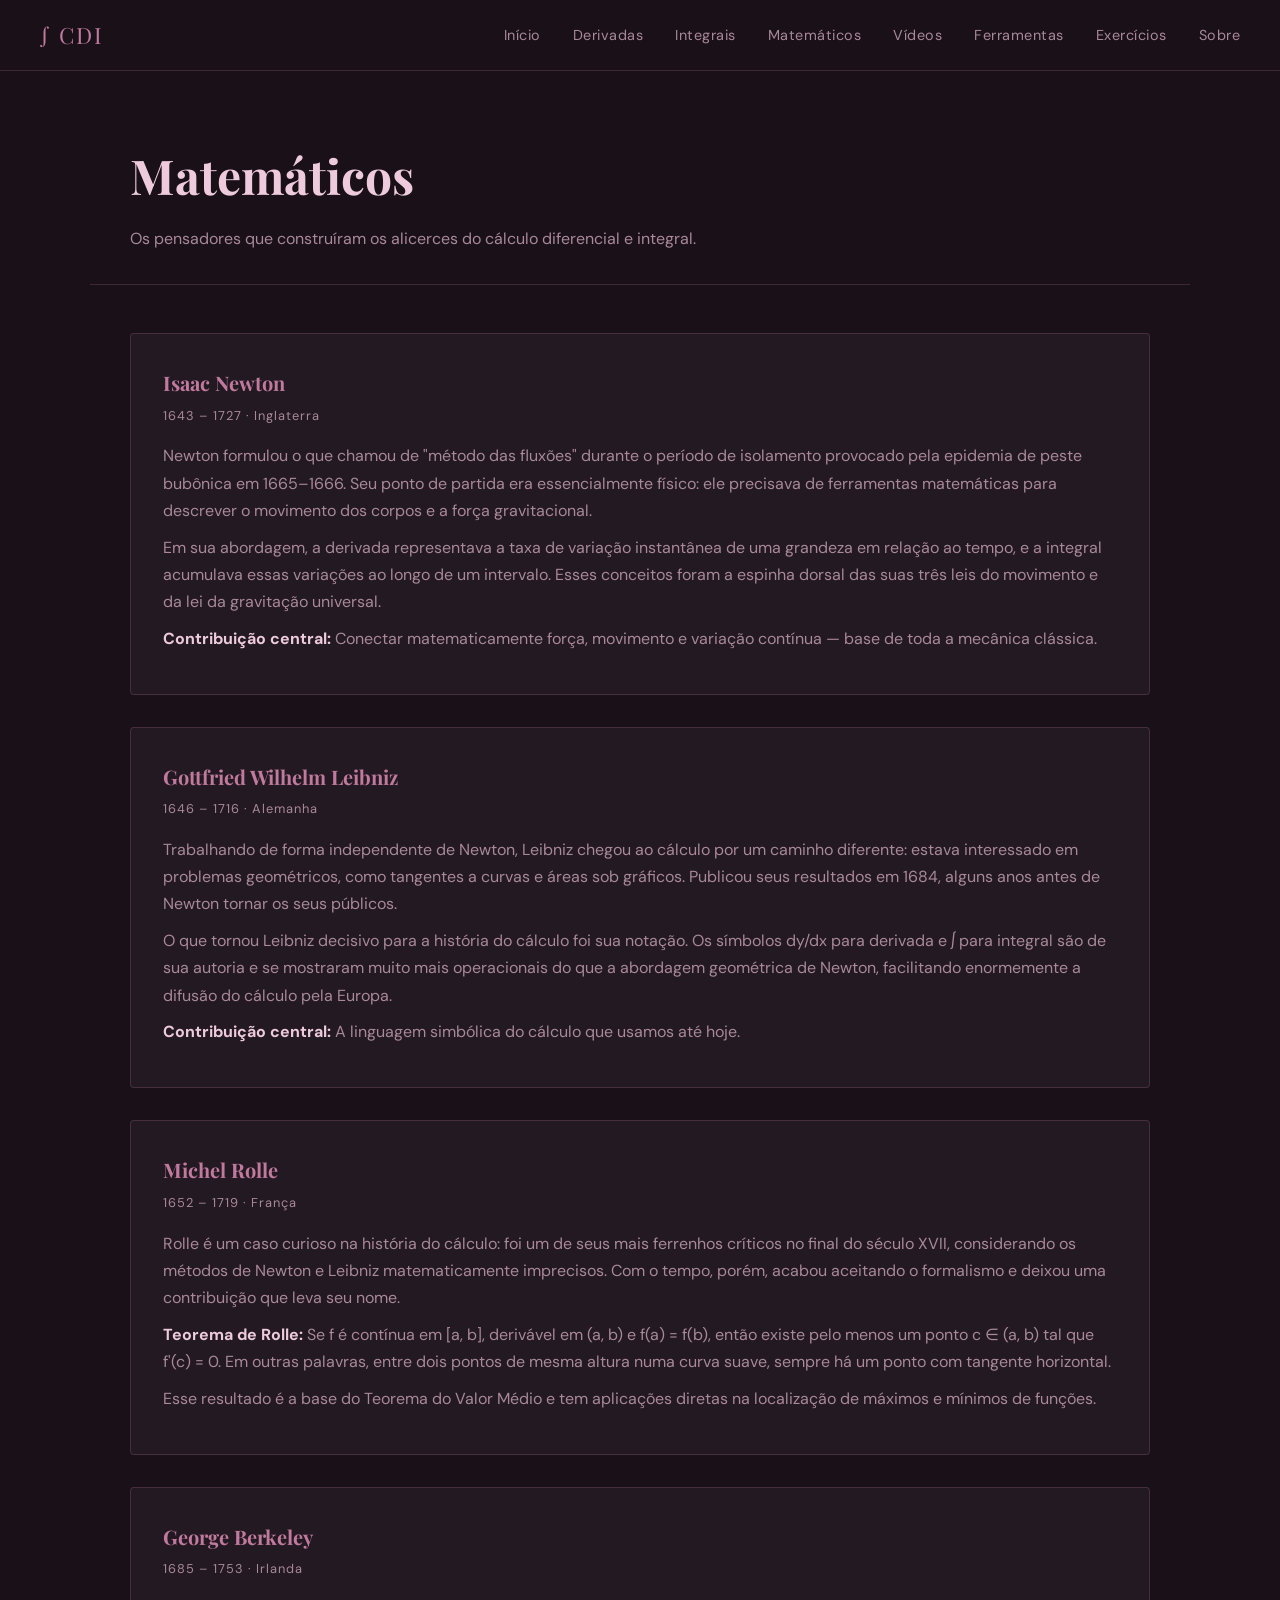
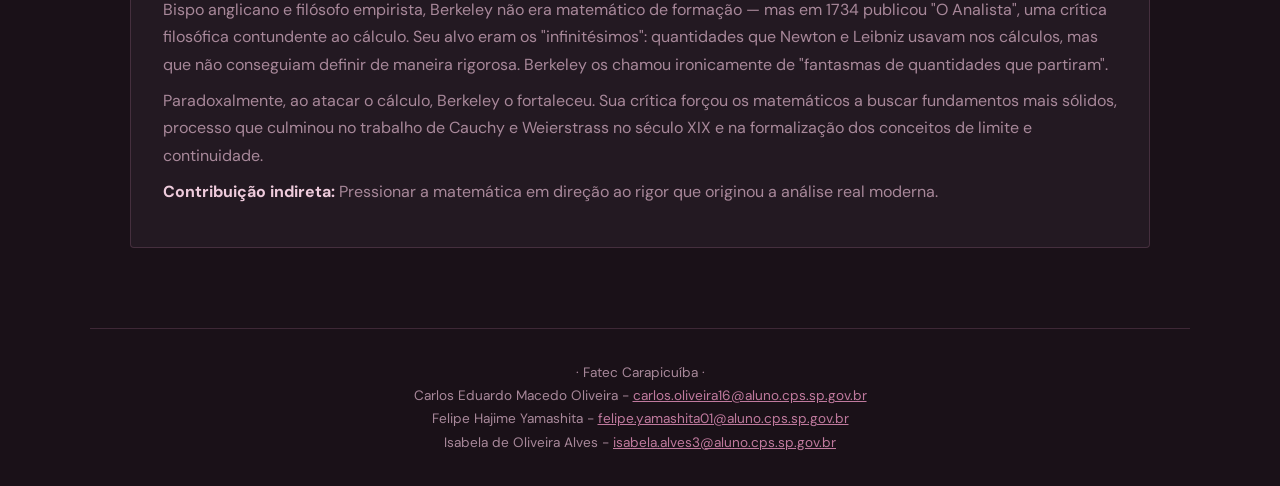
<file: matematicos.html>
<!DOCTYPE html>
<html lang="pt-BR">
<head>
  <meta charset="UTF-8"/>
  <meta name="viewport" content="width=device-width, initial-scale=1.0"/>
  <title>Matemáticos – CDI</title>
  <link rel="stylesheet" href="style.css"/>
  <link href="https://fonts.googleapis.com/css2?family=Playfair+Display:wght@400;700&family=DM+Sans:wght@300;400;500&display=swap" rel="stylesheet"/>
</head>
<body>

<nav class="navbar">
  <div class="nav-logo">∫ CDI</div>
  <button class="nav-toggle" aria-label="Menu" onclick="
    this.nextElementSibling.classList.toggle('open');
    this.textContent = this.nextElementSibling.classList.contains('open') ? '✕' : '☰';
  ">☰</button>
  <ul class="nav-links">
    <li><a href="index.html">Início</a></li>
    <li><a href="derivadas.html">Derivadas</a></li>
    <li><a href="integrais.html">Integrais</a></li>
    <li><a href="matematicos.html">Matemáticos</a></li>
    <li><a href="videos.html">Vídeos</a></li>
    <li><a href="ferramentas.html">Ferramentas</a></li>
    <li><a href="exercicios.html">Exercícios</a></li>
    <li><a href="sobre.html">Sobre</a></li>
  </ul>
</nav>

  <div class="page-header">
    <h1>Matemáticos</h1>
    <p>Os pensadores que construíram os alicerces do cálculo diferencial e integral.</p>
  </div>

  <div class="content">

    <div class="matematico">
      <h3>Isaac Newton</h3>
      <div class="dates">1643 – 1727 · Inglaterra</div>
      <p>Newton formulou o que chamou de "método das fluxões" durante o período de isolamento provocado pela epidemia de peste bubônica em 1665–1666. Seu ponto de partida era essencialmente físico: ele precisava de ferramentas matemáticas para descrever o movimento dos corpos e a força gravitacional.</p>
      <p>Em sua abordagem, a derivada representava a taxa de variação instantânea de uma grandeza em relação ao tempo, e a integral acumulava essas variações ao longo de um intervalo. Esses conceitos foram a espinha dorsal das suas três leis do movimento e da lei da gravitação universal.</p>
      <p><strong style="color: var(--gold-light)">Contribuição central:</strong> Conectar matematicamente força, movimento e variação contínua — base de toda a mecânica clássica.</p>
    </div>

    <div class="matematico">
      <h3>Gottfried Wilhelm Leibniz</h3>
      <div class="dates">1646 – 1716 · Alemanha</div>
      <p>Trabalhando de forma independente de Newton, Leibniz chegou ao cálculo por um caminho diferente: estava interessado em problemas geométricos, como tangentes a curvas e áreas sob gráficos. Publicou seus resultados em 1684, alguns anos antes de Newton tornar os seus públicos.</p>
      <p>O que tornou Leibniz decisivo para a história do cálculo foi sua notação. Os símbolos dy/dx para derivada e ∫ para integral são de sua autoria e se mostraram muito mais operacionais do que a abordagem geométrica de Newton, facilitando enormemente a difusão do cálculo pela Europa.</p>
      <p><strong style="color: var(--gold-light)">Contribuição central:</strong> A linguagem simbólica do cálculo que usamos até hoje.</p>
    </div>

    <div class="matematico">
      <h3>Michel Rolle</h3>
      <div class="dates">1652 – 1719 · França</div>
      <p>Rolle é um caso curioso na história do cálculo: foi um de seus mais ferrenhos críticos no final do século XVII, considerando os métodos de Newton e Leibniz matematicamente imprecisos. Com o tempo, porém, acabou aceitando o formalismo e deixou uma contribuição que leva seu nome.</p>
      <p><strong style="color: var(--gold-light)">Teorema de Rolle:</strong> Se f é contínua em [a, b], derivável em (a, b) e f(a) = f(b), então existe pelo menos um ponto c ∈ (a, b) tal que f'(c) = 0. Em outras palavras, entre dois pontos de mesma altura numa curva suave, sempre há um ponto com tangente horizontal.</p>
      <p>Esse resultado é a base do Teorema do Valor Médio e tem aplicações diretas na localização de máximos e mínimos de funções.</p>
    </div>

    <div class="matematico">
      <h3>George Berkeley</h3>
      <div class="dates">1685 – 1753 · Irlanda</div>
      <p>Bispo anglicano e filósofo empirista, Berkeley não era matemático de formação — mas em 1734 publicou "O Analista", uma crítica filosófica contundente ao cálculo. Seu alvo eram os "infinitésimos": quantidades que Newton e Leibniz usavam nos cálculos, mas que não conseguiam definir de maneira rigorosa. Berkeley os chamou ironicamente de "fantasmas de quantidades que partiram".</p>
      <p>Paradoxalmente, ao atacar o cálculo, Berkeley o fortaleceu. Sua crítica forçou os matemáticos a buscar fundamentos mais sólidos, processo que culminou no trabalho de Cauchy e Weierstrass no século XIX e na formalização dos conceitos de limite e continuidade.</p>
      <p><strong style="color: var(--gold-light)">Contribuição indireta:</strong> Pressionar a matemática em direção ao rigor que originou a análise real moderna.</p>
    </div>

  </div>


  <footer>
    <p>· Fatec Carapicuíba · </p>
    <p>Carlos Eduardo Macedo Oliveira - <a href="mailto:carlos.oliveira16@aluno.cps.sp.gov.br">carlos.oliveira16@aluno.cps.sp.gov.br</a></p>
    <p>Felipe Hajime Yamashita - <a href="mailto:felipe.yamashita01@aluno.cps.sp.gov.br">felipe.yamashita01@aluno.cps.sp.gov.br</a></p>
    <p>Isabela de Oliveira Alves - <a href="mailto:isabela.alves3@aluno.cps.sp.gov.br">isabela.alves3@aluno.cps.sp.gov.br</a></p>
  </footer>


</body>
</html>
</file>
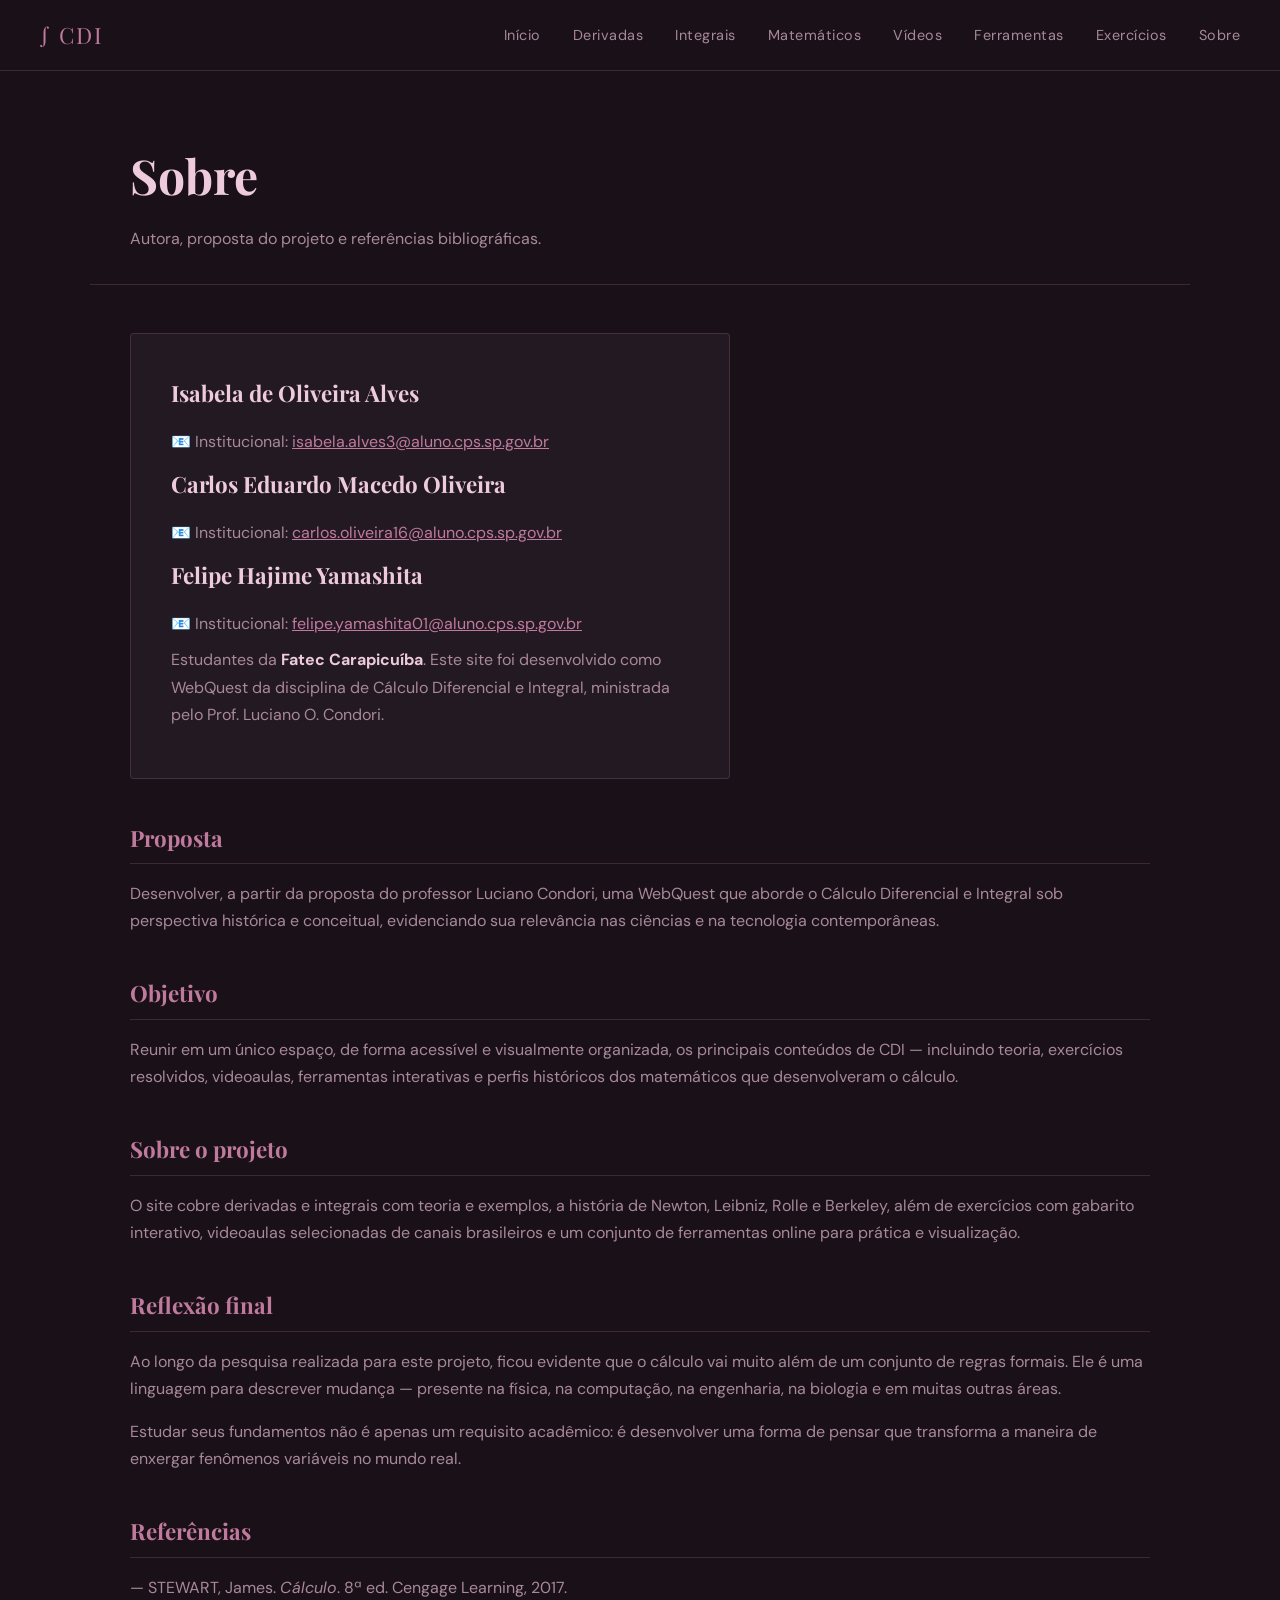
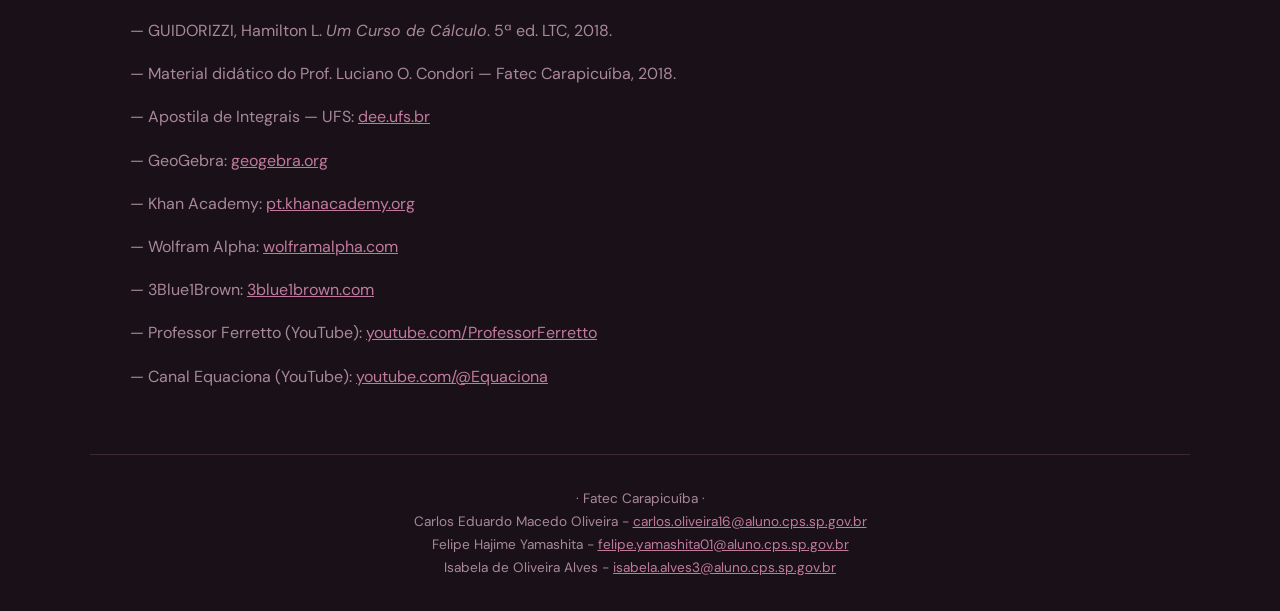
<file: sobre.html>
<!DOCTYPE html>
<html lang="pt-BR">
<head>
  <meta charset="UTF-8"/>
  <meta name="viewport" content="width=device-width, initial-scale=1.0"/>
  <title>Sobre – CDI</title>
  <link rel="stylesheet" href="style.css"/>
  <link href="https://fonts.googleapis.com/css2?family=Playfair+Display:wght@400;700&family=DM+Sans:wght@300;400;500&display=swap" rel="stylesheet"/>
</head>
<body>

<nav class="navbar">
  <div class="nav-logo">∫ CDI</div>
  <button class="nav-toggle" aria-label="Menu" onclick="
    this.nextElementSibling.classList.toggle('open');
    this.textContent = this.nextElementSibling.classList.contains('open') ? '✕' : '☰';
  ">☰</button>
  <ul class="nav-links">
    <li><a href="index.html">Início</a></li>
    <li><a href="derivadas.html">Derivadas</a></li>
    <li><a href="integrais.html">Integrais</a></li>
    <li><a href="matematicos.html">Matemáticos</a></li>
    <li><a href="videos.html">Vídeos</a></li>
    <li><a href="ferramentas.html">Ferramentas</a></li>
    <li><a href="exercicios.html">Exercícios</a></li>
    <li><a href="sobre.html">Sobre</a></li>
  </ul>
</nav>

  <div class="page-header">
    <h1>Sobre</h1>
    <p>Autora, proposta do projeto e referências bibliográficas.</p>
  </div>

  <div class="content">

    <div class="sobre-card">
      <h3>Isabela de Oliveira Alves</h3>
      <p>📧 Institucional: <a href="mailto:isabela.alves3@aluno.cps.sp.gov.br">isabela.alves3@aluno.cps.sp.gov.br</a></p>
      <h3>Carlos Eduardo Macedo Oliveira</h3>
      <p>📧 Institucional: <a href="mailto:carlos.oliveira16@aluno.cps.sp.gov.br">carlos.oliveira16@aluno.cps.sp.gov.br</a></p>
      <h3>Felipe Hajime Yamashita</h3>
      <p>📧 Institucional: <a href="mailto:felipe.yamashita01@aluno.cps.sp.gov.br">felipe.yamashita01@aluno.cps.sp.gov.br</a></p>
      <p>Estudantes da <strong style="color: var(--gold-light)">Fatec Carapicuíba</strong>. Este site foi desenvolvido como WebQuest da disciplina de Cálculo Diferencial e Integral, ministrada pelo Prof. Luciano O. Condori.</p>

    </div>

    <h2>Proposta</h2>
    <p>Desenvolver, a partir da proposta do professor Luciano Condori, uma WebQuest que aborde o Cálculo Diferencial e Integral sob perspectiva histórica e conceitual, evidenciando sua relevância nas ciências e na tecnologia contemporâneas.</p>

    <h2>Objetivo</h2>
    <p>Reunir em um único espaço, de forma acessível e visualmente organizada, os principais conteúdos de CDI — incluindo teoria, exercícios resolvidos, videoaulas, ferramentas interativas e perfis históricos dos matemáticos que desenvolveram o cálculo.</p>

    <h2>Sobre o projeto</h2>
    <p>O site cobre derivadas e integrais com teoria e exemplos, a história de Newton, Leibniz, Rolle e Berkeley, além de exercícios com gabarito interativo, videoaulas selecionadas de canais brasileiros e um conjunto de ferramentas online para prática e visualização.</p>

    <h2>Reflexão final</h2>
    <p>Ao longo da pesquisa realizada para este projeto, ficou evidente que o cálculo vai muito além de um conjunto de regras formais. Ele é uma linguagem para descrever mudança — presente na física, na computação, na engenharia, na biologia e em muitas outras áreas.</p>
    <p style="margin-top:1rem;">Estudar seus fundamentos não é apenas um requisito acadêmico: é desenvolver uma forma de pensar que transforma a maneira de enxergar fenômenos variáveis no mundo real.</p>

    <h2 id="referencias">Referências</h2>
    <p>— STEWART, James. <em>Cálculo</em>. 8ª ed. Cengage Learning, 2017.</p>
    <p>— GUIDORIZZI, Hamilton L. <em>Um Curso de Cálculo</em>. 5ª ed. LTC, 2018.</p>
    <p>— Material didático do Prof. Luciano O. Condori — Fatec Carapicuíba, 2018.</p>
    <p>— Apostila de Integrais — UFS: <a href="https://dee.ufs.br/uploads/page_attach/path/2261/INTEGRAIS_-_Material_Did_tico_de_Apoio__2_.pdf" target="_blank" style="color: var(--gold)">dee.ufs.br</a></p>
    <p>— GeoGebra: <a href="https://www.geogebra.org" target="_blank" style="color: var(--gold)">geogebra.org</a></p>
    <p>— Khan Academy: <a href="https://pt.khanacademy.org" target="_blank" style="color: var(--gold)">pt.khanacademy.org</a></p>
    <p>— Wolfram Alpha: <a href="https://www.wolframalpha.com" target="_blank" style="color: var(--gold)">wolframalpha.com</a></p>
    <p>— 3Blue1Brown: <a href="https://www.3blue1brown.com" target="_blank" style="color: var(--gold)">3blue1brown.com</a></p>
    <p>— Professor Ferretto (YouTube): <a href="https://www.youtube.com/c/ProfessorFerretto" target="_blank" style="color: var(--gold)">youtube.com/ProfessorFerretto</a></p>
    <p>— Canal Equaciona (YouTube): <a href="https://www.youtube.com/@Equaciona" target="_blank" style="color: var(--gold)">youtube.com/@Equaciona</a></p>

  </div>

  <footer>
    <p>· Fatec Carapicuíba · </p>
    <p>Carlos Eduardo Macedo Oliveira - <a href="mailto:carlos.oliveira16@aluno.cps.sp.gov.br">carlos.oliveira16@aluno.cps.sp.gov.br</a></p>
    <p>Felipe Hajime Yamashita - <a href="mailto:felipe.yamashita01@aluno.cps.sp.gov.br">felipe.yamashita01@aluno.cps.sp.gov.br</a></p>
    <p>Isabela de Oliveira Alves - <a href="mailto:isabela.alves3@aluno.cps.sp.gov.br">isabela.alves3@aluno.cps.sp.gov.br</a></p>
  </footer>

</body>
</html>
</file>
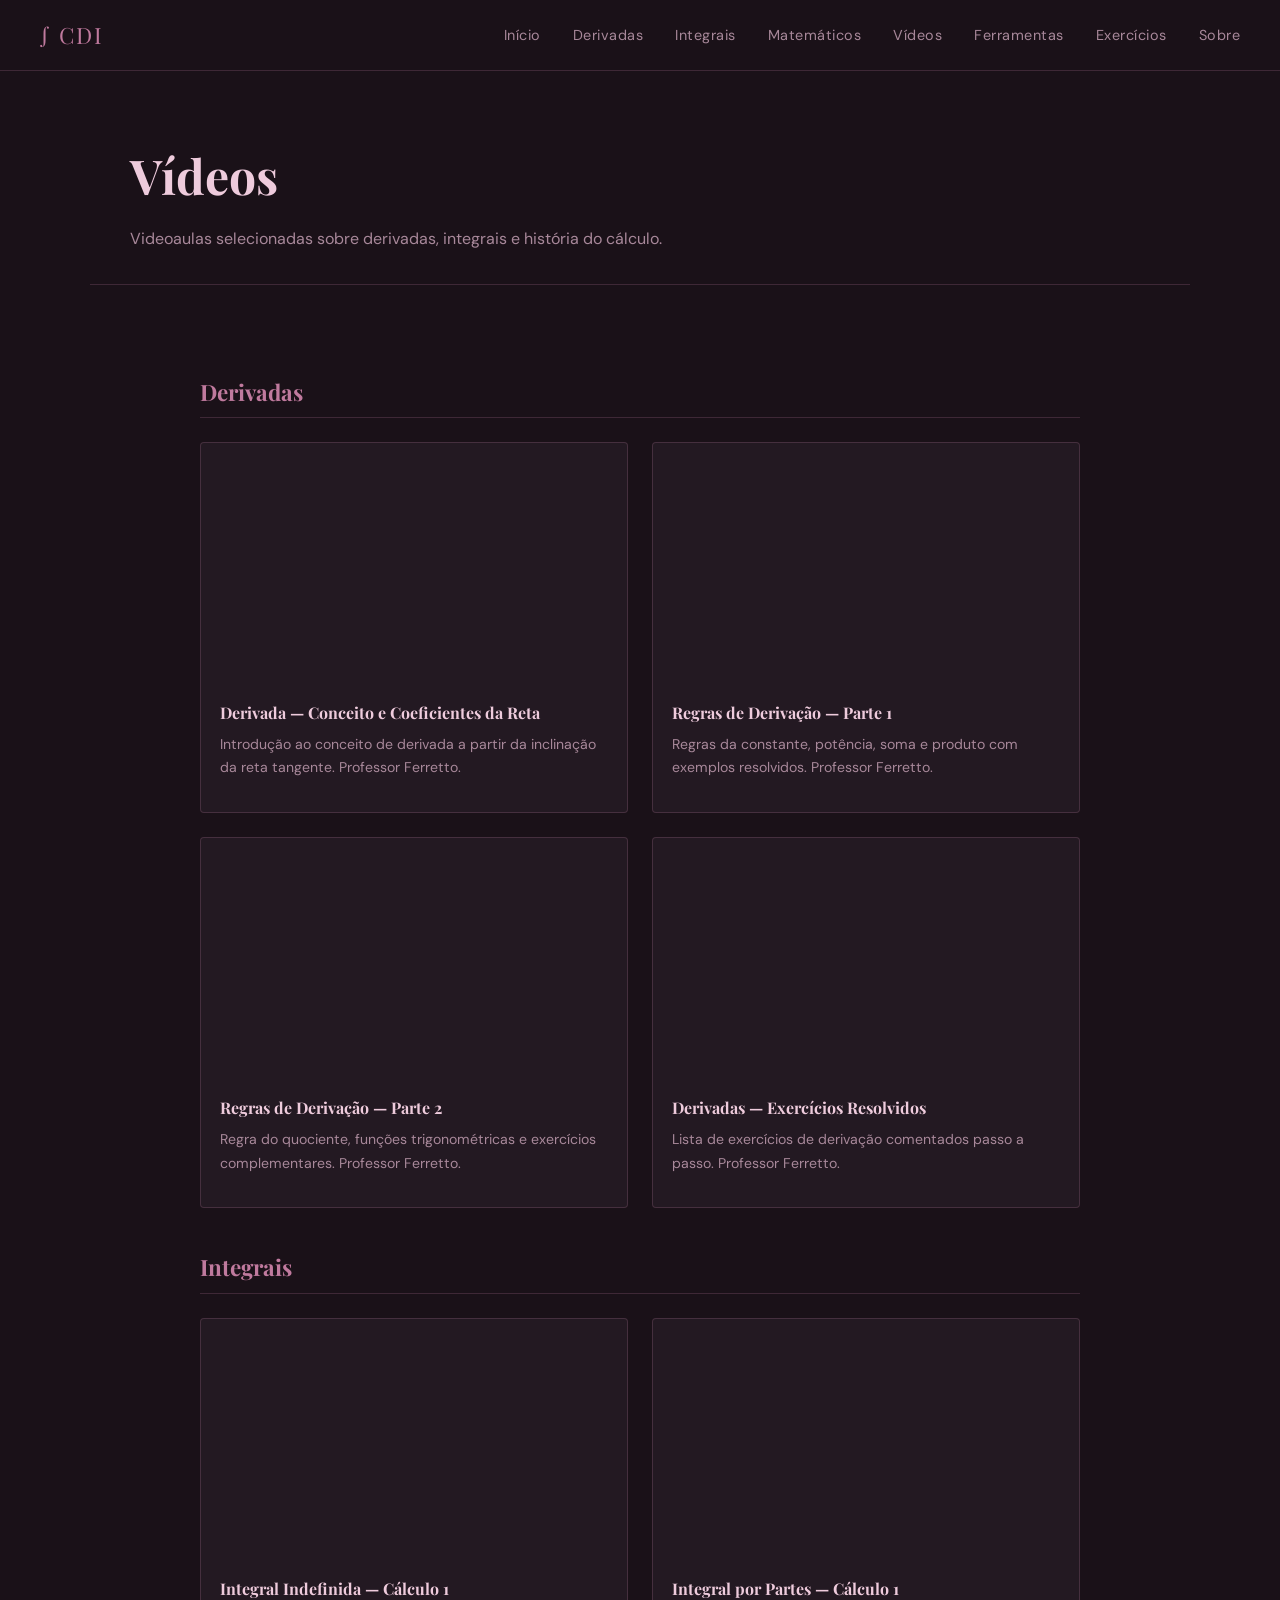
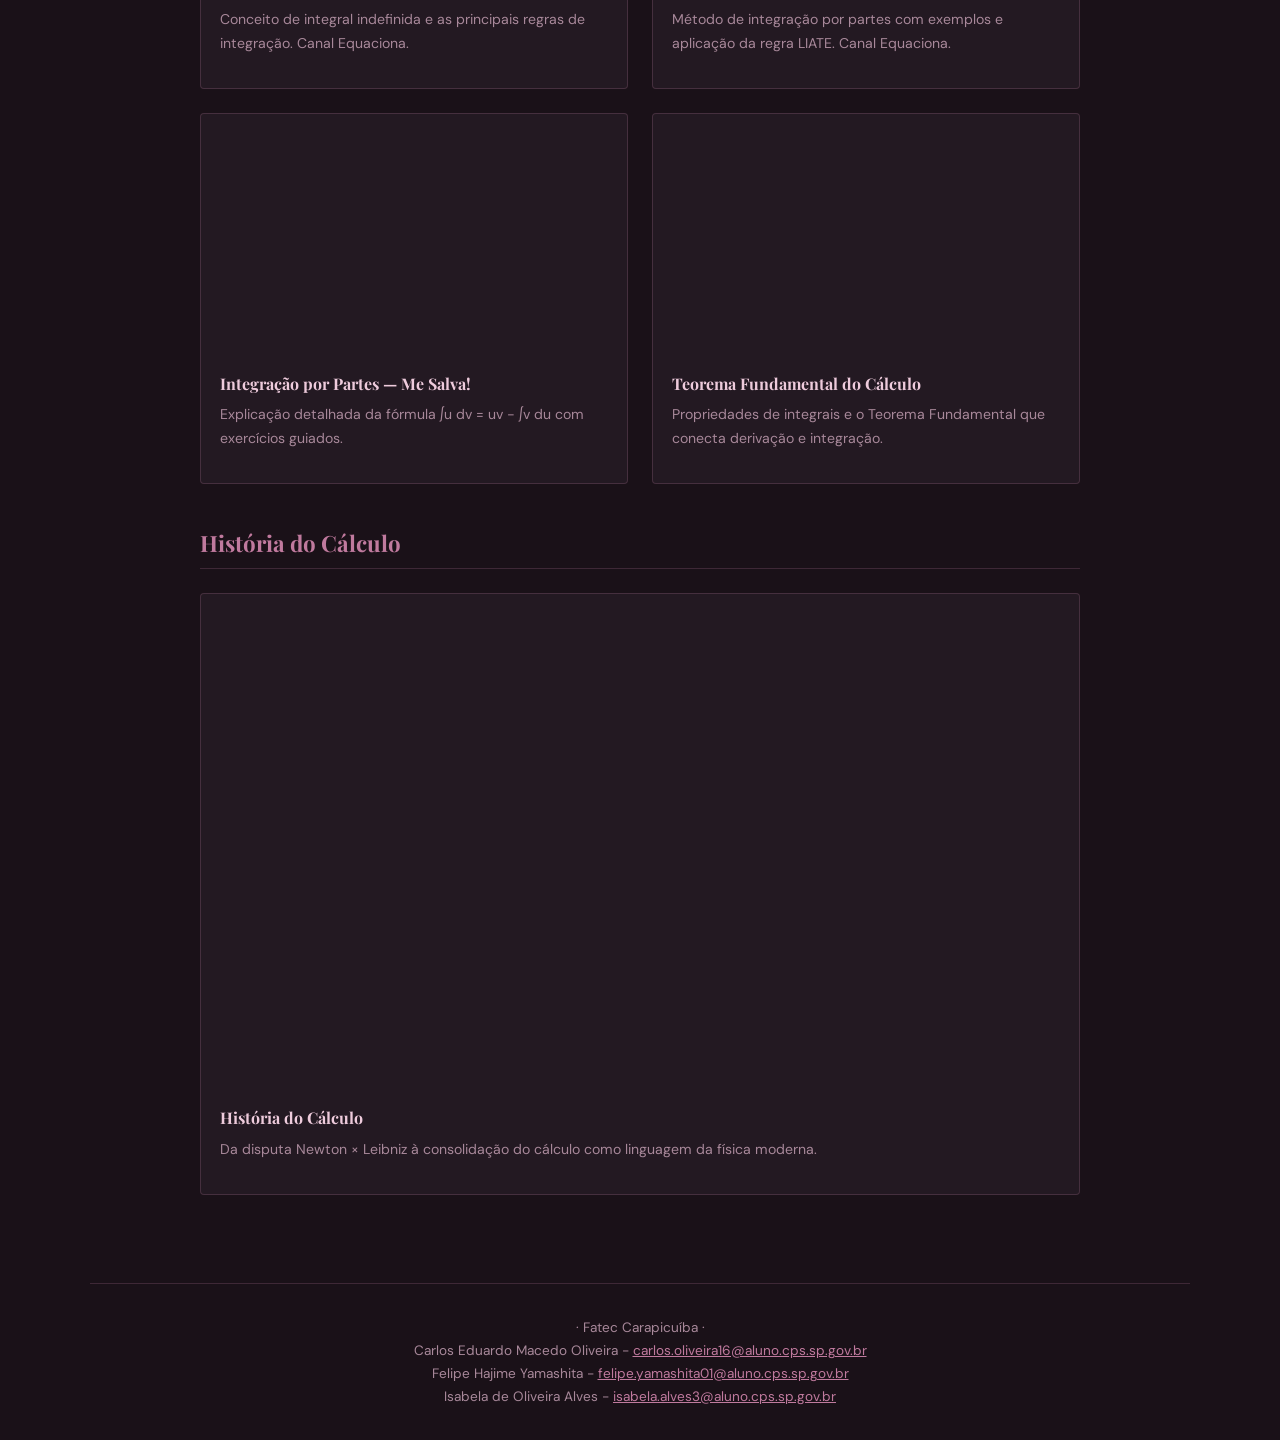
<file: videos.html>
<!DOCTYPE html>
<html lang="pt-BR">
<head>
  <meta charset="UTF-8"/>
  <meta name="viewport" content="width=device-width, initial-scale=1.0"/>
  <title>Vídeos – CDI</title>
  <link rel="stylesheet" href="style.css"/>
  <link href="https://fonts.googleapis.com/css2?family=Playfair+Display:wght@400;700&family=DM+Sans:wght@300;400;500&display=swap" rel="stylesheet"/>
</head>
<body>

<nav class="navbar">
  <div class="nav-logo">∫ CDI</div>
  <button class="nav-toggle" aria-label="Menu" onclick="
    this.nextElementSibling.classList.toggle('open');
    this.textContent = this.nextElementSibling.classList.contains('open') ? '✕' : '☰';
  ">☰</button>
  <ul class="nav-links">
    <li><a href="index.html">Início</a></li>
    <li><a href="derivadas.html">Derivadas</a></li>
    <li><a href="integrais.html">Integrais</a></li>
    <li><a href="matematicos.html">Matemáticos</a></li>
    <li><a href="videos.html">Vídeos</a></li>
    <li><a href="ferramentas.html">Ferramentas</a></li>
    <li><a href="exercicios.html">Exercícios</a></li>
    <li><a href="sobre.html">Sobre</a></li>
  </ul>
</nav>

  <div class="page-header">
    <h1>Vídeos</h1>
    <p>Videoaulas selecionadas sobre derivadas, integrais e história do cálculo.</p>
  </div>

  <div class="content" style="max-width: 960px;">

    <h2>Derivadas</h2>
    <div class="video-grid">
      <div class="video-card">
        <div class="video-wrap">
          <iframe src="https://www.youtube.com/embed/I11VcxwOCm0" title="Derivada — Conceito e Coeficientes da Reta" allowfullscreen></iframe>
        </div>
        <div class="video-info">
          <h4>Derivada — Conceito e Coeficientes da Reta</h4>
          <p>Introdução ao conceito de derivada a partir da inclinação da reta tangente. Professor Ferretto.</p>
        </div>
      </div>
      <div class="video-card">
        <div class="video-wrap">
          <iframe src="https://www.youtube.com/embed/pobHKCKWP4I" title="Regras de Derivação — Parte 1" allowfullscreen></iframe>
        </div>
        <div class="video-info">
          <h4>Regras de Derivação — Parte 1</h4>
          <p>Regras da constante, potência, soma e produto com exemplos resolvidos. Professor Ferretto.</p>
        </div>
      </div>
      <div class="video-card">
        <div class="video-wrap">
          <iframe src="https://www.youtube.com/embed/LGjtwyatXtI" title="Regras de Derivação — Parte 2" allowfullscreen></iframe>
        </div>
        <div class="video-info">
          <h4>Regras de Derivação — Parte 2</h4>
          <p>Regra do quociente, funções trigonométricas e exercícios complementares. Professor Ferretto.</p>
        </div>
      </div>
      <div class="video-card">
        <div class="video-wrap">
          <iframe src="https://www.youtube.com/embed/Z9lwjtROUuU" title="Derivadas — Exercícios Resolvidos" allowfullscreen></iframe>
        </div>
        <div class="video-info">
          <h4>Derivadas — Exercícios Resolvidos</h4>
          <p>Lista de exercícios de derivação comentados passo a passo. Professor Ferretto.</p>
        </div>
      </div>
    </div>

    <h2>Integrais</h2>
    <div class="video-grid">
      <div class="video-card">
        <div class="video-wrap">
          <iframe src="https://www.youtube.com/embed/M_xCxHcBdBo" title="Integral Indefinida — Cálculo 1" allowfullscreen></iframe>
        </div>
        <div class="video-info">
          <h4>Integral Indefinida — Cálculo 1</h4>
          <p>Conceito de integral indefinida e as principais regras de integração. Canal Equaciona.</p>
        </div>
      </div>
      <div class="video-card">
        <div class="video-wrap">
          <iframe src="https://www.youtube.com/embed/E3ZILV7ER54" title="Integral por Partes — Cálculo 1" allowfullscreen></iframe>
        </div>
        <div class="video-info">
          <h4>Integral por Partes — Cálculo 1</h4>
          <p>Método de integração por partes com exemplos e aplicação da regra LIATE. Canal Equaciona.</p>
        </div>
      </div>
      <div class="video-card">
        <div class="video-wrap">
          <iframe src="https://www.youtube.com/embed/7rEawkJ3A-8" title="Me Salva — Integração por Partes" allowfullscreen></iframe>
        </div>
        <div class="video-info">
          <h4>Integração por Partes — Me Salva!</h4>
          <p>Explicação detalhada da fórmula ∫u dv = uv − ∫v du com exercícios guiados.</p>
        </div>
      </div>
      <div class="video-card">
        <div class="video-wrap">
          <iframe src="https://www.youtube.com/embed/-DiYeoyitvc" title="Teorema Fundamental do Cálculo" allowfullscreen></iframe>
        </div>
        <div class="video-info">
          <h4>Teorema Fundamental do Cálculo</h4>
          <p>Propriedades de integrais e o Teorema Fundamental que conecta derivação e integração.</p>
        </div>
      </div>
    </div>

    <h2>História do Cálculo</h2>
    <div class="video-grid">
      <div class="video-card">
        <div class="video-wrap">
          <iframe src="https://www.youtube.com/embed/EKvHQc3QEow" title="História do Cálculo" allowfullscreen></iframe>
        </div>
        <div class="video-info">
          <h4>História do Cálculo</h4>
          <p>Da disputa Newton × Leibniz à consolidação do cálculo como linguagem da física moderna.</p>
        </div>
      </div>
    </div>

  </div>


  <footer>
    <p>· Fatec Carapicuíba · </p>
    <p>Carlos Eduardo Macedo Oliveira - <a href="mailto:carlos.oliveira16@aluno.cps.sp.gov.br">carlos.oliveira16@aluno.cps.sp.gov.br</a></p>
    <p>Felipe Hajime Yamashita - <a href="mailto:felipe.yamashita01@aluno.cps.sp.gov.br">felipe.yamashita01@aluno.cps.sp.gov.br</a></p>
    <p>Isabela de Oliveira Alves - <a href="mailto:isabela.alves3@aluno.cps.sp.gov.br">isabela.alves3@aluno.cps.sp.gov.br</a></p>
  </footer>


</body>
</html>
</file>
<file: style.css>
*, *::before, *::after { box-sizing: border-box; margin: 0; padding: 0; }

:root {
  --bg: #1a1118;
  --bg2: #201620;
  --gold: #c07a9e;
  --gold-light: #eecbdc;
  --text: #f5eef2;
  --muted: #a8889a;
  --card-bg: #231922;
  --border: rgba(192,122,158,0.22);
}

body {
  background: var(--bg);
  color: var(--text);
  font-family: 'DM Sans', sans-serif;
  font-size: 16px;
  line-height: 1.7;
}

/* NAV */
.navbar {
  display: flex;
  align-items: center;
  justify-content: space-between;
  padding: 1rem 2.5rem;
  border-bottom: 1px solid var(--border);
  position: sticky;
  top: 0;
  background: var(--bg);
  z-index: 100;
}
.nav-logo {
  font-family: 'Playfair Display', serif;
  font-size: 1.4rem;
  color: var(--gold);
  letter-spacing: 2px;
}
.nav-links {
  list-style: none;
  display: flex;
  gap: 2rem;
}
.nav-links a {
  text-decoration: none;
  color: var(--muted);
  font-size: 0.9rem;
  letter-spacing: 0.5px;
  transition: color 0.2s;
}
.nav-links a:hover { color: var(--gold); }

/* HERO */
.hero {
  display: flex;
  align-items: center;
  justify-content: space-between;
  padding: 5rem 2.5rem 4rem;
  border-bottom: 1px solid var(--border);
  gap: 2rem;
}
.hero-tag {
  font-size: 0.8rem;
  letter-spacing: 3px;
  text-transform: uppercase;
  color: var(--gold);
  margin-bottom: 1rem;
}
.hero-content h1 {
  font-family: 'Playfair Display', serif;
  font-size: clamp(2.2rem, 5vw, 3.8rem);
  line-height: 1.15;
  color: var(--gold-light);
  margin-bottom: 1.2rem;
}
.hero-sub {
  color: var(--muted);
  max-width: 420px;
  margin-bottom: 2rem;
  font-size: 1.05rem;
}
.btn {
  display: inline-block;
  padding: 0.75rem 1.8rem;
  border: 1px solid var(--gold);
  color: var(--gold);
  text-decoration: none;
  border-radius: 2px;
  font-size: 0.9rem;
  letter-spacing: 1px;
  transition: background 0.2s, color 0.2s;
}
.btn:hover { background: var(--gold); color: var(--bg); }
.hero-visual svg { width: 280px; opacity: 0.7; }

/* CARDS */
.cards-section {
  padding: 4rem 2.5rem;
}
.cards-section h2 {
  font-family: 'Playfair Display', serif;
  color: var(--gold-light);
  font-size: 1.6rem;
  margin-bottom: 2rem;
  padding-bottom: 0.5rem;
  border-bottom: 1px solid var(--border);
}
.cards {
  display: grid;
  grid-template-columns: repeat(auto-fit, minmax(240px, 1fr));
  gap: 1.5rem;
}
.card {
  background: var(--card-bg);
  border: 1px solid var(--border);
  border-radius: 4px;
  padding: 2rem;
  text-decoration: none;
  color: inherit;
  transition: border-color 0.2s, transform 0.2s;
}
.card:hover { border-color: var(--gold); transform: translateY(-3px); }
.card-icon {
  font-size: 2.2rem;
  color: var(--gold);
  display: block;
  margin-bottom: 0.8rem;
  font-family: 'Playfair Display', serif;
}
.card h3 {
  font-family: 'Playfair Display', serif;
  color: var(--gold-light);
  margin-bottom: 0.5rem;
  font-size: 1.2rem;
}
.card p { color: var(--muted); font-size: 0.92rem; }

/* CONTENT PAGE */
.page-header {
  padding: 4rem 2.5rem 2rem;
  border-bottom: 1px solid var(--border);
}
.page-header h1 {
  font-family: 'Playfair Display', serif;
  font-size: clamp(2rem, 4vw, 3rem);
  color: var(--gold-light);
}
.page-header p { color: var(--muted); margin-top: 0.5rem; }

.content {
  padding: 3rem 2.5rem;
  max-width: 1100px;
  margin: 0 auto;
  width: 100%;
}

.content h2 {
  font-family: 'Playfair Display', serif;
  color: var(--gold);
  font-size: 1.4rem;
  margin: 2.5rem 0 1rem;
  padding-bottom: 0.4rem;
  border-bottom: 1px solid var(--border);
}
.content p { color: var(--muted); margin-bottom: 1rem; }

.formula-block {
  background: var(--card-bg);
  border-left: 3px solid var(--gold);
  padding: 1rem 1.5rem;
  margin: 1.2rem 0;
  border-radius: 0 4px 4px 0;
  font-family: 'Playfair Display', serif;
  font-size: 1.05rem;
  color: var(--gold-light);
}

.formula-grid {
  display: grid;
  grid-template-columns: repeat(auto-fit, minmax(200px, 1fr));
  gap: 1rem;
  margin: 1.5rem 0;
}
.formula-item {
  background: var(--card-bg);
  border: 1px solid var(--border);
  border-radius: 4px;
  padding: 0.9rem 1.1rem;
}
.formula-item .label {
  font-size: 0.75rem;
  letter-spacing: 1px;
  text-transform: uppercase;
  color: var(--muted);
  margin-bottom: 0.3rem;
}
.formula-item .formula {
  font-family: 'Playfair Display', serif;
  color: var(--gold-light);
  font-size: 1rem;
}

/* MATEMATICOS */
.matematico {
  background: var(--card-bg);
  border: 1px solid var(--border);
  border-radius: 4px;
  padding: 2rem;
  margin-bottom: 2rem;
}
.matematico h3 {
  font-family: 'Playfair Display', serif;
  color: var(--gold);
  font-size: 1.25rem;
  margin-bottom: 0.3rem;
}
.matematico .dates {
  font-size: 0.8rem;
  color: var(--muted);
  letter-spacing: 1px;
  margin-bottom: 1rem;
}
.matematico p { color: var(--muted); margin-bottom: 0.6rem; }

/* SOBRE */
.sobre-card {
  background: var(--card-bg);
  border: 1px solid var(--border);
  border-radius: 4px;
  padding: 2.5rem;
  max-width: 600px;
}
.sobre-card h3 {
  font-family: 'Playfair Display', serif;
  color: var(--gold-light);
  margin-bottom: 1rem;
  font-size: 1.4rem;
}
.sobre-card p { color: var(--muted); margin-bottom: 0.6rem; }
.sobre-card a { color: var(--gold); }

/* FOOTER */
footer {
  border-top: 1px solid var(--border);
  padding: 2rem 2.5rem;
  text-align: center;
  color: var(--muted);
  font-size: 0.85rem;
}
footer a { color: var(--gold); }
/* INFO SECTIONS */
.info-section {
  padding: 3rem 2.5rem;
  border-bottom: 1px solid var(--border);
  max-width: 1100px;
  margin: 0 auto;
  width: 100%;
}
.info-section.alt {
  background: var(--bg2);
}
.info-section h2 {
  font-family: 'Playfair Display', serif;
  color: var(--gold);
  font-size: 1.4rem;
  margin-bottom: 1rem;
  padding-bottom: 0.4rem;
  border-bottom: 1px solid var(--border);
}
.info-section p {
  color: var(--muted);
}

/* VIDEO GRID */
.video-grid {
  display: grid;
  grid-template-columns: repeat(auto-fit, minmax(280px, 1fr));
  gap: 1.5rem;
  margin: 1.5rem 0 2.5rem;
}
.video-card {
  background: var(--card-bg);
  border: 1px solid var(--border);
  border-radius: 4px;
  overflow: hidden;
}
.video-wrap {
  position: relative;
  padding-bottom: 56.25%;
  height: 0;
}
.video-wrap iframe {
  position: absolute;
  top: 0; left: 0;
  width: 100%; height: 100%;
  border: none;
}
.video-info {
  padding: 1rem 1.2rem;
}
.video-info h4 {
  font-family: 'Playfair Display', serif;
  color: var(--gold-light);
  font-size: 1rem;
  margin-bottom: 0.4rem;
}
.video-info p {
  color: var(--muted);
  font-size: 0.88rem;
}

/* CARD TAG */
.card-tag {
  display: inline-block;
  margin-top: 0.8rem;
  font-size: 0.8rem;
  color: var(--gold);
  letter-spacing: 1px;
}
@media (max-width: 640px) {
  .hero { flex-direction: column; padding: 3rem 1.2rem; }
  .hero-visual { display: none; }
  .navbar { padding: 1rem 1.2rem; }
  .nav-links { gap: 1rem; }
  .cards-section, .content, .page-header { padding-left: 1.2rem; padding-right: 1.2rem; }
}

.cards-section,
.page-header,
.hero,
footer {
  max-width: 1100px;
  margin: 0 auto;
  width: 100%;
}


/* HAMBURGER BUTTON */
.nav-toggle {
  display: none;
  background: none;
  border: 1px solid var(--border);
  color: var(--gold);
  border-radius: 2px;
  padding: 0.35rem 0.6rem;
  cursor: pointer;
  font-size: 1.2rem;
  line-height: 1;
}

@media (max-width: 768px) {

  /* NAV */
  .navbar {
    flex-wrap: wrap;
    padding: 1rem 1.2rem;
    gap: 0.5rem;
  }

  .nav-toggle {
    display: block;
  }

  .nav-links {
    display: none;
    flex-direction: column;
    gap: 0;
    width: 100%;
    border-top: 1px solid var(--border);
    margin-top: 0.5rem;
  }

  .nav-links.open {
    display: flex;
  }

  .nav-links li {
    border-bottom: 1px solid var(--border);
  }

  .nav-links a {
    display: block;
    padding: 0.75rem 0;
    font-size: 0.95rem;
  }

  /* HERO */
  .hero {
    flex-direction: column;
    padding: 3rem 1.2rem 2.5rem;
    text-align: center;
  }

  .hero-visual {
    display: none;
  }

  .hero-sub {
    margin: 0 auto 2rem;
  }

  /* SECTIONS */
  .cards-section,
  .content,
  .page-header,
  .info-section {
    padding-left: 1.2rem;
    padding-right: 1.2rem;
  }

  .cards {
    grid-template-columns: 1fr;
  }

  .formula-grid {
    grid-template-columns: 1fr 1fr;
  }

  /* FOOTER */
  footer {
    padding: 1.5rem 1.2rem;
    font-size: 0.8rem;
    line-height: 1.9;
  }

  footer p {
    word-break: break-word;
  }
}

@media (max-width: 420px) {
  .formula-grid {
    grid-template-columns: 1fr;
  }

  .nav-logo {
    font-size: 1.2rem;
  }
}
</file>
